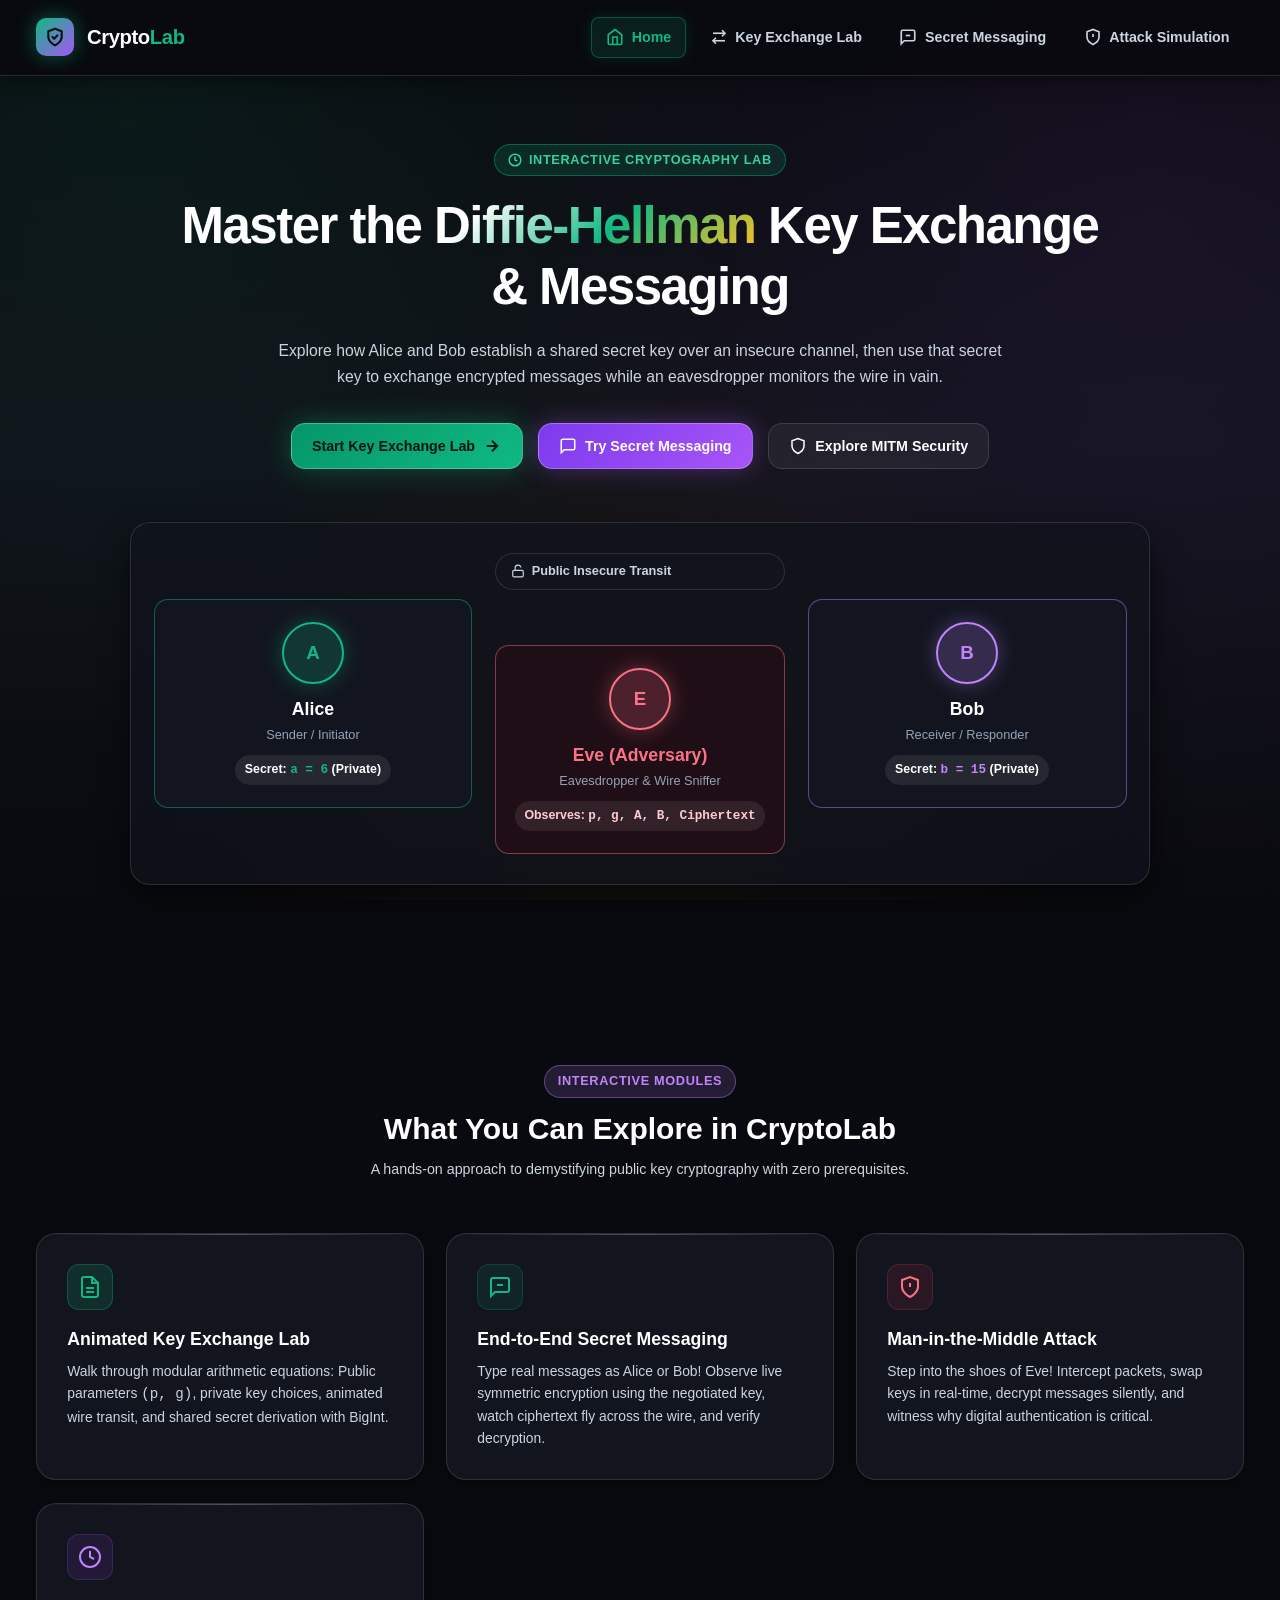
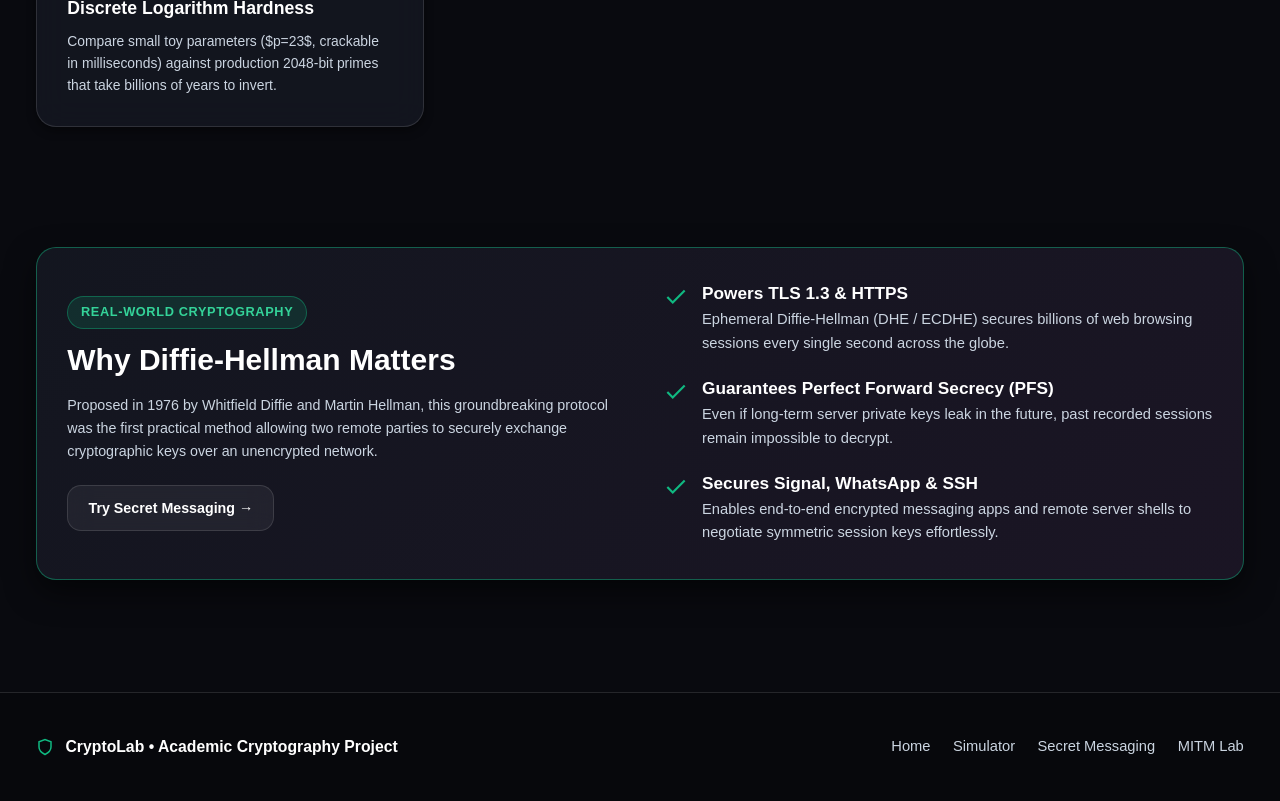
<file: index.html>
<!DOCTYPE html>
<html lang="en">
<head>
  <meta charset="UTF-8">
  <meta name="viewport" content="width=device-width, initial-scale=1.0">
  <title>CryptoLab – Diffie-Hellman Key Exchange & Secret Messaging Simulator</title>
  <meta name="description" content="Interactive educational cybersecurity simulator for Diffie-Hellman Key Exchange and End-to-End Secret Messaging.">
  <link rel="stylesheet" href="css/style.css">
</head>
<body>
  <!-- Global Navigation -->
  <header class="navbar">
    <div class="nav-container">
      <a href="index.html" class="nav-brand">
        <div class="brand-icon">
          <svg width="20" height="20" viewBox="0 0 24 24" fill="none" stroke="currentColor" stroke-width="2.5" stroke-linecap="round" stroke-linejoin="round">
            <path d="M12 22s8-4 8-10V5l-8-3-8 3v7c0 6 8 10 8 10z"/>
            <path d="m9 12 2 2 4-4"/>
          </svg>
        </div>
        <div class="brand-name">Crypto<span>Lab</span></div>
      </a>

      <button class="nav-toggle" aria-label="Toggle navigation" aria-expanded="false">
        <svg width="24" height="24" viewBox="0 0 24 24" fill="none" stroke="currentColor" stroke-width="2"><line x1="4" x2="20" y1="12" y2="12"/><line x1="4" x2="20" y1="6" y2="6"/><line x1="4" x2="20" y1="18" y2="18"/></svg>
      </button>

      <ul class="nav-links">
        <li>
          <a href="index.html" class="nav-link active">
            <svg class="nav-icon" viewBox="0 0 24 24" fill="none" stroke="currentColor"><path d="m3 9 9-7 9 7v11a2 2 0 0 1-2 2H5a2 2 0 0 1-2-2z"/><polyline points="9 22 9 12 15 12 15 22"/></svg>
            Home
          </a>
        </li>
        <li>
          <a href="exchange.html" class="nav-link">
            <svg class="nav-icon" viewBox="0 0 24 24" fill="none" stroke="currentColor"><path d="m16 3 4 4-4 4"/><path d="M20 7H4"/><path d="m8 21-4-4 4-4"/><path d="M4 17h16"/></svg>
            Key Exchange Lab
          </a>
        </li>
        <li>
          <a href="messaging.html" class="nav-link">
            <svg class="nav-icon" viewBox="0 0 24 24" fill="none" stroke="currentColor"><path d="M21 15a2 2 0 0 1-2 2H7l-4 4V5a2 2 0 0 1 2-2h14a2 2 0 0 1 2 2z"/><line x1="9" y1="10" x2="15" y2="10"/></svg>
            Secret Messaging
          </a>
        </li>
        <li>
          <a href="attack.html" class="nav-link">
            <svg class="nav-icon" viewBox="0 0 24 24" fill="none" stroke="currentColor"><path d="M12 22s8-4 8-10V5l-8-3-8 3v7c0 6 8 10 8 10z"/><line x1="12" y1="8" x2="12" y2="12"/><line x1="12" y1="16" x2="12.01" y2="16"/></svg>
            Attack Simulation
          </a>
        </li>
      </ul>
    </div>
  </header>

  <main>
    <div class="container">
      <!-- Hero Section -->
      <section class="hero">
        <div class="badge badge-cyan hero-badge">
          <svg width="14" height="14" viewBox="0 0 24 24" fill="none" stroke="currentColor" stroke-width="2.5"><circle cx="12" cy="12" r="10"/><polyline points="12 6 12 12 16 14"/></svg>
          Interactive Cryptography Lab
        </div>
        
        <h1 class="hero-title">
          Master the <span class="gradient-text">Diffie-Hellman</span> Key Exchange &amp; Messaging
        </h1>
        
        <p class="hero-description">
          Explore how Alice and Bob establish a shared secret key over an insecure channel, then use that secret key to exchange encrypted messages while an eavesdropper monitors the wire in vain.
        </p>

        <div class="hero-actions">
          <a href="exchange.html" class="btn btn-primary">
            Start Key Exchange Lab
            <svg width="18" height="18" viewBox="0 0 24 24" fill="none" stroke="currentColor" stroke-width="2.5"><path d="M5 12h14"/><path d="m12 5 7 7-7 7"/></svg>
          </a>
          <a href="messaging.html" class="btn btn-violet">
            <svg width="18" height="18" viewBox="0 0 24 24" fill="none" stroke="currentColor" stroke-width="2"><path d="M21 15a2 2 0 0 1-2 2H7l-4 4V5a2 2 0 0 1 2-2h14a2 2 0 0 1 2 2z"/></svg>
            Try Secret Messaging
          </a>
          <a href="attack.html" class="btn btn-secondary">
            <svg width="18" height="18" viewBox="0 0 24 24" fill="none" stroke="currentColor" stroke-width="2"><path d="M12 22s8-4 8-10V5l-8-3-8 3v7c0 6 8 10 8 10z"/></svg>
            Explore MITM Security
          </a>
        </div>

        <!-- Visual Actors Stage: Alice, Eve, Bob -->
        <div class="actors-stage">
          <div class="actors-grid">
            <!-- Alice -->
            <div class="actor-card alice">
              <div class="actor-avatar">A</div>
              <h3 class="actor-name">Alice</h3>
              <p class="actor-role">Sender / Initiator</p>
              <div class="actor-status">Secret: <span class="code-font" style="color: var(--accent-cyan);">a = 6</span> (Private)</div>
            </div>

            <!-- Public Insecure Channel + Eve -->
            <div class="public-channel">
              <span class="channel-tag">
                <svg width="14" height="14" viewBox="0 0 24 24" fill="none" stroke="currentColor" stroke-width="2"><rect x="3" y="11" width="18" height="11" rx="2" ry="2"/><path d="M7 11V7a5 5 0 0 1 9.9-1"/></svg>
                Public Insecure Transit
              </span>
              <div class="channel-line"></div>
              
              <!-- Eve -->
              <div class="eve-eavesdrop-box">
                <div class="actor-card eve">
                  <div class="actor-avatar">E</div>
                  <h3 class="actor-name" style="color: var(--accent-red);">Eve (Adversary)</h3>
                  <p class="actor-role">Eavesdropper &amp; Wire Sniffer</p>
                  <div class="actor-status" style="color: #fecdd3;">Observes: <span class="code-font">p, g, A, B, Ciphertext</span></div>
                </div>
              </div>
            </div>

            <!-- Bob -->
            <div class="actor-card bob">
              <div class="actor-avatar">B</div>
              <h3 class="actor-name">Bob</h3>
              <p class="actor-role">Receiver / Responder</p>
              <div class="actor-status">Secret: <span class="code-font" style="color: var(--accent-violet);">b = 15</span> (Private)</div>
            </div>
          </div>
        </div>
      </section>

      <!-- Simulator Features Section -->
      <section class="features-section">
        <div class="section-heading">
          <div class="badge badge-violet" style="margin-bottom: 0.75rem;">Interactive Modules</div>
          <h2>What You Can Explore in CryptoLab</h2>
          <p>A hands-on approach to demystifying public key cryptography with zero prerequisites.</p>
        </div>

        <div class="features-grid">
          <!-- Feature 1 -->
          <div class="glass-card feature-card">
            <div class="feature-icon-wrapper">
              <svg width="24" height="24" viewBox="0 0 24 24" fill="none" stroke="currentColor" stroke-width="2"><path d="M14 2H6a2 2 0 0 0-2 2v16a2 2 0 0 0 2 2h12a2 2 0 0 0 2-2V8z"/><polyline points="14 2 14 8 20 8"/><line x1="16" y1="13" x2="8" y2="13"/><line x1="16" y1="17" x2="8" y2="17"/></svg>
            </div>
            <h3>Animated Key Exchange Lab</h3>
            <p>Walk through modular arithmetic equations: Public parameters <span class="code-font">(p, g)</span>, private key choices, animated wire transit, and shared secret derivation with BigInt.</p>
          </div>

          <!-- Feature 2 -->
          <div class="glass-card feature-card">
            <div class="feature-icon-wrapper" style="background: rgba(16, 185, 129, 0.1); color: var(--accent-green); border-color: rgba(16, 185, 129, 0.2);">
              <svg width="24" height="24" viewBox="0 0 24 24" fill="none" stroke="currentColor" stroke-width="2"><path d="M21 15a2 2 0 0 1-2 2H7l-4 4V5a2 2 0 0 1 2-2h14a2 2 0 0 1 2 2z"/><line x1="9" y1="10" x2="15" y2="10"/></svg>
            </div>
            <h3>End-to-End Secret Messaging</h3>
            <p>Type real messages as Alice or Bob! Observe live symmetric encryption using the negotiated key, watch ciphertext fly across the wire, and verify decryption.</p>
          </div>

          <!-- Feature 3 -->
          <div class="glass-card feature-card">
            <div class="feature-icon-wrapper" style="background: rgba(244, 63, 94, 0.1); color: var(--accent-red); border-color: rgba(244, 63, 94, 0.2);">
              <svg width="24" height="24" viewBox="0 0 24 24" fill="none" stroke="currentColor" stroke-width="2"><path d="M12 22s8-4 8-10V5l-8-3-8 3v7c0 6 8 10 8 10z"/><line x1="12" y1="8" x2="12" y2="12"/><line x1="12" y1="16" x2="12.01" y2="16"/></svg>
            </div>
            <h3>Man-in-the-Middle Attack</h3>
            <p>Step into the shoes of Eve! Intercept packets, swap keys in real-time, decrypt messages silently, and witness why digital authentication is critical.</p>
          </div>

          <!-- Feature 4 -->
          <div class="glass-card feature-card">
            <div class="feature-icon-wrapper" style="background: rgba(168, 85, 247, 0.1); color: var(--accent-violet); border-color: rgba(168, 85, 247, 0.2);">
              <svg width="24" height="24" viewBox="0 0 24 24" fill="none" stroke="currentColor" stroke-width="2"><circle cx="12" cy="12" r="10"/><path d="M12 6v6l4 2"/></svg>
            </div>
            <h3>Discrete Logarithm Hardness</h3>
            <p>Compare small toy parameters ($p=23$, crackable in milliseconds) against production 2048-bit primes that take billions of years to invert.</p>
          </div>
        </div>
      </section>

      <!-- Why Diffie-Hellman Matters Section -->
      <section class="why-section">
        <div class="why-card">
          <div class="why-grid">
            <div>
              <div class="badge badge-cyan" style="margin-bottom: 0.75rem;">Real-World Cryptography</div>
              <h2 style="font-size: 2rem; margin-bottom: 1rem;">Why Diffie-Hellman Matters</h2>
              <p style="margin-bottom: 1.5rem;">
                Proposed in 1976 by Whitfield Diffie and Martin Hellman, this groundbreaking protocol was the first practical method allowing two remote parties to securely exchange cryptographic keys over an unencrypted network.
              </p>
              <a href="messaging.html" class="btn btn-secondary">
                Try Secret Messaging &rarr;
              </a>
            </div>

            <ul class="why-bullets">
              <li class="why-bullet-item">
                <svg class="bullet-icon" viewBox="0 0 24 24" fill="none" stroke="currentColor" stroke-width="2"><polyline points="20 6 9 17 4 12"/></svg>
                <div>
                  <h4>Powers TLS 1.3 &amp; HTTPS</h4>
                  <p>Ephemeral Diffie-Hellman (DHE / ECDHE) secures billions of web browsing sessions every single second across the globe.</p>
                </div>
              </li>
              <li class="why-bullet-item">
                <svg class="bullet-icon" viewBox="0 0 24 24" fill="none" stroke="currentColor" stroke-width="2"><polyline points="20 6 9 17 4 12"/></svg>
                <div>
                  <h4>Guarantees Perfect Forward Secrecy (PFS)</h4>
                  <p>Even if long-term server private keys leak in the future, past recorded sessions remain impossible to decrypt.</p>
                </div>
              </li>
              <li class="why-bullet-item">
                <svg class="bullet-icon" viewBox="0 0 24 24" fill="none" stroke="currentColor" stroke-width="2"><polyline points="20 6 9 17 4 12"/></svg>
                <div>
                  <h4>Secures Signal, WhatsApp &amp; SSH</h4>
                  <p>Enables end-to-end encrypted messaging apps and remote server shells to negotiate symmetric session keys effortlessly.</p>
                </div>
              </li>
            </ul>
          </div>
        </div>
      </section>
    </div>
  </main>

  <!-- Global Footer -->
  <footer class="footer">
    <div class="container footer-content">
      <div class="footer-brand">
        <svg width="18" height="18" viewBox="0 0 24 24" fill="none" stroke="var(--accent-cyan)" stroke-width="2"><path d="M12 22s8-4 8-10V5l-8-3-8 3v7c0 6 8 10 8 10z"/></svg>
        <span>CryptoLab &bull; Academic Cryptography Project</span>
      </div>
      <ul class="footer-links">
        <li><a href="index.html">Home</a></li>
        <li><a href="exchange.html">Simulator</a></li>
        <li><a href="messaging.html">Secret Messaging</a></li>
        <li><a href="attack.html">MITM Lab</a></li>
      </ul>
    </div>
  </footer>

  <script src="js/main.js"></script>
</body>
</html>
</file>
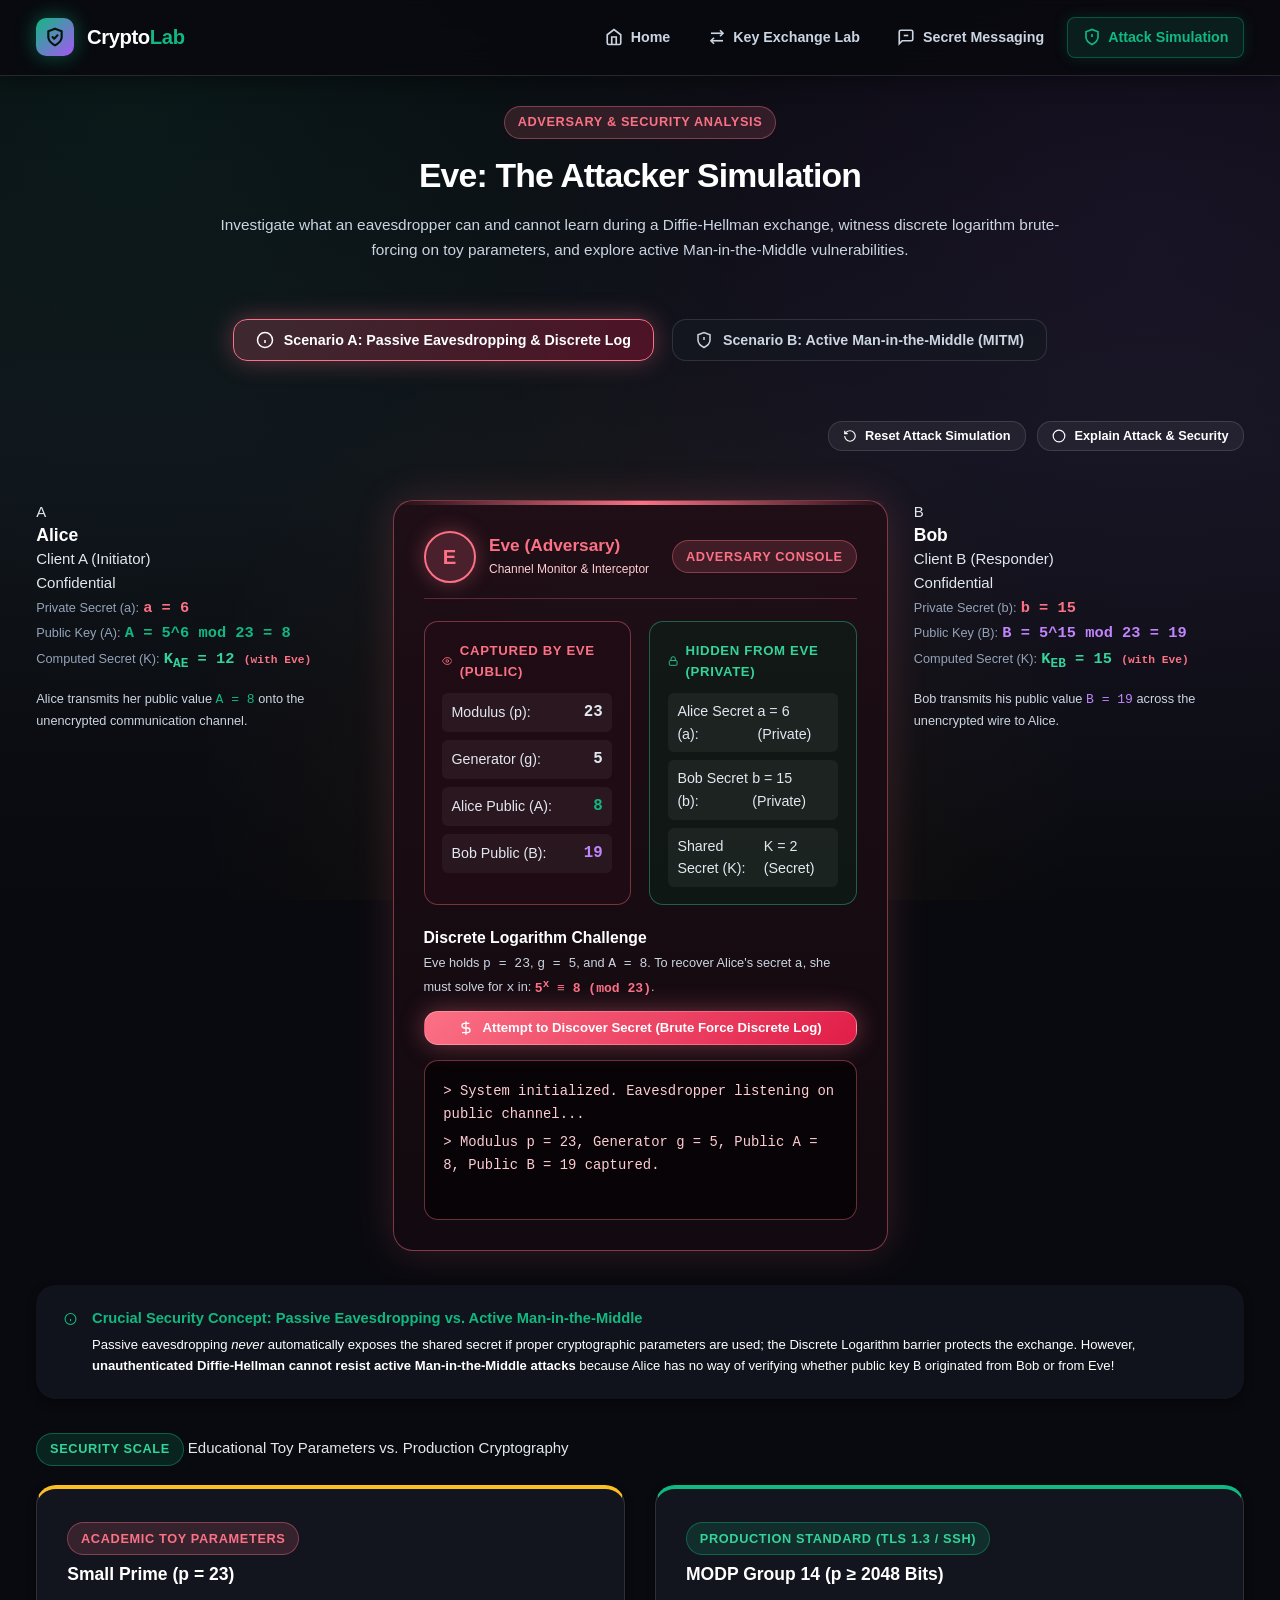
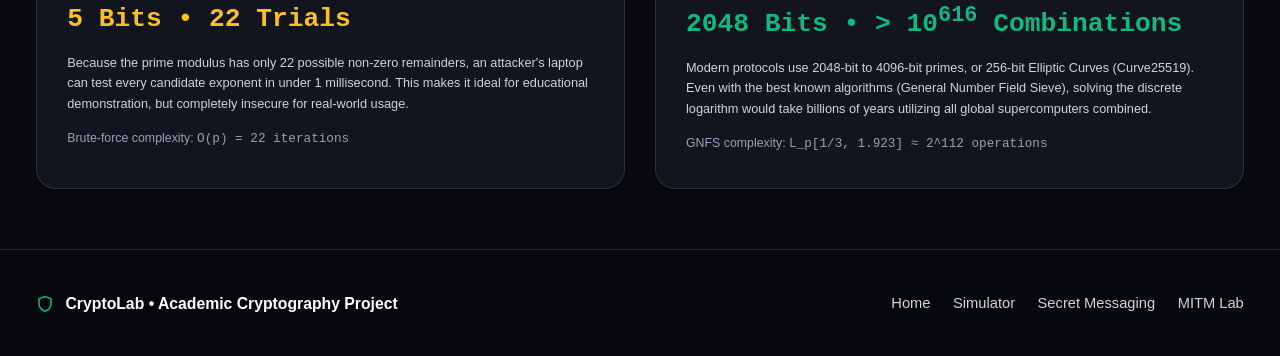
<file: attack.html>
<!DOCTYPE html>
<html lang="en">
<head>
  <meta charset="UTF-8">
  <meta name="viewport" content="width=device-width, initial-scale=1.0">
  <title>Attacker Simulation (Eve & MITM) – CryptoLab</title>
  <meta name="description" content="Interactive demonstration of passive eavesdropping, discrete logarithm brute force, and active man-in-the-middle attacks on Diffie-Hellman.">
  <link rel="stylesheet" href="css/style.css">
  <link rel="stylesheet" href="css/attack.css">
</head>
<body>
  <!-- Global Navigation -->
  <header class="navbar">
    <div class="nav-container">
      <a href="index.html" class="nav-brand">
        <div class="brand-icon">
          <svg width="20" height="20" viewBox="0 0 24 24" fill="none" stroke="currentColor" stroke-width="2.5" stroke-linecap="round" stroke-linejoin="round">
            <path d="M12 22s8-4 8-10V5l-8-3-8 3v7c0 6 8 10 8 10z"/>
            <path d="m9 12 2 2 4-4"/>
          </svg>
        </div>
        <div class="brand-name">Crypto<span>Lab</span></div>
      </a>

      <button class="nav-toggle" aria-label="Toggle navigation" aria-expanded="false">
        <svg width="24" height="24" viewBox="0 0 24 24" fill="none" stroke="currentColor" stroke-width="2"><line x1="4" x2="20" y1="12" y2="12"/><line x1="4" x2="20" y1="6" y2="6"/><line x1="4" x2="20" y1="18" y2="18"/></svg>
      </button>

      <ul class="nav-links">
        <li>
          <a href="index.html" class="nav-link">
            <svg class="nav-icon" viewBox="0 0 24 24" fill="none" stroke="currentColor"><path d="m3 9 9-7 9 7v11a2 2 0 0 1-2 2H5a2 2 0 0 1-2-2z"/><polyline points="9 22 9 12 15 12 15 22"/></svg>
            Home
          </a>
        </li>
        <li>
          <a href="exchange.html" class="nav-link">
            <svg class="nav-icon" viewBox="0 0 24 24" fill="none" stroke="currentColor"><path d="m16 3 4 4-4 4"/><path d="M20 7H4"/><path d="m8 21-4-4 4-4"/><path d="M4 17h16"/></svg>
            Key Exchange Lab
          </a>
        </li>
        <li>
          <a href="messaging.html" class="nav-link">
            <svg class="nav-icon" viewBox="0 0 24 24" fill="none" stroke="currentColor"><path d="M21 15a2 2 0 0 1-2 2H7l-4 4V5a2 2 0 0 1 2-2h14a2 2 0 0 1 2 2z"/><line x1="9" y1="10" x2="15" y2="10"/></svg>
            Secret Messaging
          </a>
        </li>
        <li>
          <a href="attack.html" class="nav-link active">
            <svg class="nav-icon" viewBox="0 0 24 24" fill="none" stroke="currentColor"><path d="M12 22s8-4 8-10V5l-8-3-8 3v7c0 6 8 10 8 10z"/><line x1="12" y1="8" x2="12" y2="12"/><line x1="12" y1="16" x2="12.01" y2="16"/></svg>
            Attack Simulation
          </a>
        </li>
      </ul>
    </div>
  </header>

  <main>
    <div class="container attack-container">
      <!-- Page Header -->
      <div class="page-header" style="margin-bottom: 1.5rem;">
        <div class="badge badge-red">Adversary & Security Analysis</div>
        <h1>Eve: The Attacker Simulation</h1>
        <p>
          Investigate what an eavesdropper can and cannot learn during a Diffie-Hellman exchange, witness discrete logarithm brute-forcing on toy parameters, and explore active Man-in-the-Middle vulnerabilities.
        </p>
      </div>

      <!-- Attack Mode Switcher Tabs -->
      <div class="attack-mode-nav">
        <button id="tab-passive" class="mode-tab-btn active">
          <svg width="18" height="18" viewBox="0 0 24 24" fill="none" stroke="currentColor" stroke-width="2"><circle cx="12" cy="12" r="10"/><path d="M12 16v-4"/><path d="M12 8h.01"/></svg>
          Scenario A: Passive Eavesdropping &amp; Discrete Log
        </button>
        <button id="tab-mitm" class="mode-tab-btn">
          <svg width="18" height="18" viewBox="0 0 24 24" fill="none" stroke="currentColor" stroke-width="2"><path d="M12 22s8-4 8-10V5l-8-3-8 3v7c0 6 8 10 8 10z"/><line x1="12" y1="8" x2="12" y2="12"/><line x1="12" y1="16" x2="12.01" y2="16"/></svg>
          Scenario B: Active Man-in-the-Middle (MITM)
        </button>
      </div>

      <!-- Action Toolbar (Reset & Explain) -->
      <div style="display: flex; justify-content: flex-end; gap: 0.75rem; margin-bottom: 1rem;">
        <button id="btn-reset-attack" class="btn btn-secondary" style="font-size: 0.85rem; padding: 0.45rem 0.95rem;">
          <svg width="14" height="14" viewBox="0 0 24 24" fill="none" stroke="currentColor" stroke-width="2"><path d="M3 12a9 9 0 1 0 9-9 9.75 9.75 0 0 0-6.74 2.74L3 8"/><path d="M3 3v5h5"/></svg>
          Reset Attack Simulation
        </button>
        <button id="btn-explain-attack" class="btn btn-secondary" style="font-size: 0.85rem; padding: 0.45rem 0.95rem;">
          <svg width="14" height="14" viewBox="0 0 24 24" fill="none" stroke="currentColor" stroke-width="2"><circle cx="12" cy="12" r="10"/><path d="9.09 9a3 3 0 0 1 5.83 1c0 2-3 3-3 3"/><line x1="12" x2="12.01" y1="17" y2="17"/></svg>
          Explain Attack &amp; Security
        </button>
      </div>

      <!-- THREE PARTICIPANTS VISUAL STAGE: ALICE (LEFT), EVE (CENTER), BOB (RIGHT) -->
      <div class="stage-grid">
        
        <!-- ALICE (LEFT PARTICIPANT) -->
        <div class="party-card alice-card">
          <div class="party-header">
            <div class="party-meta">
              <div class="party-avatar">A</div>
              <div class="party-details">
                <h3>Alice</h3>
                <span>Client A (Initiator)</span>
              </div>
            </div>
            <span class="privacy-badge private">Confidential</span>
          </div>

          <div class="math-block" style="margin-top: 0;">
            <div class="math-row">
              <span style="font-size: 0.85rem; color: var(--text-dim);">Private Secret (a):</span>
              <span class="code-font" style="color: #fb7185; font-weight: 700;">a = 6</span>
            </div>
            <div class="math-row">
              <span style="font-size: 0.85rem; color: var(--text-dim);">Public Key (A):</span>
              <span class="code-font" style="color: var(--accent-cyan); font-weight: 700;">A = 5^6 mod 23 = 8</span>
            </div>
            <div class="math-row" style="margin-bottom: 0;">
              <span style="font-size: 0.85rem; color: var(--text-dim);">Computed Secret (K):</span>
              <span class="code-font" id="alice-computed-k" style="color: #34d399; font-weight: 700;">K = 2</span>
            </div>
          </div>

          <p style="font-size: 0.85rem; color: var(--text-muted); margin-top: 1rem;">
            Alice transmits her public value <span class="code-font" style="color: var(--accent-cyan);">A = 8</span> onto the unencrypted communication channel.
          </p>
        </div>

        <!-- EVE (CENTER PARTICIPANT & ATTACK ENGINE) -->
        <div class="eve-center-card">
          <div class="eve-header-wrap">
            <div class="eve-title">
              <div class="eve-avatar">E</div>
              <div>
                <h3 style="color: var(--accent-red); font-size: 1.15rem;">Eve (Adversary)</h3>
                <span style="font-size: 0.8rem; color: #fecdd3;">Channel Monitor &amp; Interceptor</span>
              </div>
            </div>
            <span class="badge badge-red">Adversary Console</span>
          </div>

          <!-- Intelligence Vault: Captured Public vs Hidden Private -->
          <div class="intel-vault-grid">
            <!-- Captured Public Data (Known to Eve) -->
            <div class="intel-box captured">
              <div class="intel-title">
                <svg width="14" height="14" viewBox="0 0 24 24" fill="none" stroke="currentColor" stroke-width="2"><path d="M1 12s4-8 11-8 11 8 11 8-4 8-11 8-11-8-11-8z"/><circle cx="12" cy="12" r="3"/></svg>
                Captured by Eve (Public)
              </div>
              <ul class="intel-list">
                <li class="intel-item">
                  <span>Modulus (p):</span>
                  <span class="code-font" id="intel-p">23</span>
                </li>
                <li class="intel-item">
                  <span>Generator (g):</span>
                  <span class="code-font" id="intel-g">5</span>
                </li>
                <li class="intel-item">
                  <span>Alice Public (A):</span>
                  <span class="code-font" style="color: var(--accent-cyan);" id="intel-A">8</span>
                </li>
                <li class="intel-item">
                  <span>Bob Public (B):</span>
                  <span class="code-font" style="color: var(--accent-violet);" id="intel-B">19</span>
                </li>
              </ul>
            </div>

            <!-- Hidden from Eve (Confidential) -->
            <div class="intel-box hidden">
              <div class="intel-title">
                <svg width="14" height="14" viewBox="0 0 24 24" fill="none" stroke="currentColor" stroke-width="2"><rect x="3" y="11" width="18" height="11" rx="2" ry="2"/><path d="M7 11V7a5 5 0 0 1 10 0v4"/></svg>
                Hidden From Eve (Private)
              </div>
              <ul class="intel-list">
                <li class="intel-item">
                  <span>Alice Secret (a):</span>
                  <span id="intel-priv-a" class="privacy-badge private">a = 6 (Private)</span>
                </li>
                <li class="intel-item">
                  <span>Bob Secret (b):</span>
                  <span id="intel-priv-b" class="privacy-badge private">b = 15 (Private)</span>
                </li>
                <li class="intel-item">
                  <span>Shared Secret (K):</span>
                  <span id="intel-secret-k" class="privacy-badge private">K = 2 (Secret)</span>
                </li>
              </ul>
            </div>
          </div>

          <!-- SCENARIO A: PASSIVE EAVESDROPPING SECTION -->
          <div id="passive-section">
            <div style="margin-bottom: 0.75rem;">
              <h4 style="font-size: 1.05rem; margin-bottom: 0.35rem; color: #fff;">Discrete Logarithm Challenge</h4>
              <p style="font-size: 0.85rem; color: var(--text-muted); line-height: 1.6;">
                Eve holds <span class="code-font">p = 23</span>, <span class="code-font">g = 5</span>, and <span class="code-font">A = 8</span>. To recover Alice's secret <span class="code-font">a</span>, she must solve for <span class="code-font">x</span> in: <strong class="code-font" style="color: #fb7185;">5<sup>x</sup> &equiv; 8 (mod 23)</strong>.
              </p>
            </div>

            <div class="eve-actions" style="margin-bottom: 1rem;">
              <button id="btn-brute-force" class="btn btn-attack" style="width: 100%; font-size: 0.88rem; padding: 0.55rem 0.95rem;">
                <svg width="16" height="16" viewBox="0 0 24 24" fill="none" stroke="currentColor" stroke-width="2"><path d="M12 2v20M17 5H9.5a3.5 3.5 0 0 0 0 7h5a3.5 3.5 0 0 1 0 7H6"/></svg>
                Attempt to Discover Secret (Brute Force Discrete Log)
              </button>
            </div>

            <!-- Eve's Brute-Force Analysis Terminal -->
            <div class="eve-terminal">
              <div class="eve-terminal-log" id="terminal-log">
                <!-- Terminal log populated by attack.js -->
              </div>
            </div>
          </div>

          <!-- SCENARIO B: ACTIVE MAN-IN-THE-MIDDLE (MITM) SECTION -->
          <div id="mitm-section" style="display: none;">
            <div style="margin-bottom: 0.75rem;">
              <h4 style="font-size: 1.05rem; margin-bottom: 0.35rem; color: var(--accent-red);">Active MITM Key Injection</h4>
              <p style="font-size: 0.85rem; color: var(--text-muted); line-height: 1.6;">
                Eve actively intercepts the communication channel. She replaces Alice's and Bob's public keys with her own forged key <span class="code-font" style="color: var(--accent-red);">E = 17</span> (derived from private key <span class="code-font">e = 7</span>), splitting the session into <strong>two distinct encrypted tunnels</strong>.
              </p>
            </div>

            <!-- MITM Dual Tunnel Overview -->
            <div class="mitm-stage">
              <div class="mitm-tunnel-row">
                <div>
                  <strong>Tunnel 1 (Alice &larr;&rarr; Eve):</strong><br>
                  <span style="font-size: 0.825rem; color: var(--text-dim);">Alice computes: K_AE = E^a mod p = 17^6 mod 23</span>
                </div>
                <span class="tunnel-tag" style="background: rgba(16, 185, 129, 0.15); color: var(--accent-cyan);">K_AE = <span id="mitm-key-ae">12</span></span>
              </div>

              <div class="mitm-tunnel-row" style="margin-bottom: 0;">
                <div>
                  <strong>Tunnel 2 (Eve &larr;&rarr; Bob):</strong><br>
                  <span style="font-size: 0.825rem; color: var(--text-dim);">Bob computes: K_EB = E^b mod p = 17^15 mod 23</span>
                </div>
                <span class="tunnel-tag" style="background: rgba(168, 85, 247, 0.15); color: var(--accent-violet);">K_EB = <span id="mitm-key-eb">15</span></span>
              </div>
            </div>

            <!-- Interactive Tamper Box -->
            <div class="tamper-box">
              <h5 style="font-size: 0.85rem; color: #fb7185; margin-bottom: 0.5rem; text-transform: uppercase;">
                Interactive Message Tampering Demonstration:
              </h5>
              
              <div class="tamper-grid">
                <div>
                  <span style="font-size: 0.825rem; color: var(--text-dim);">Alice's Plaintext Message:</span>
                  <div class="msg-bubble alice-msg" id="alice-msg-text">Authorize payment of $50</div>
                </div>

                <div style="text-align: center;">
                  <button id="btn-tamper-msg" class="btn btn-attack" style="padding: 0.42rem 0.8rem; font-size: 0.825rem;">
                    Intercept &amp; Tamper &rarr;
                  </button>
                </div>

                <div>
                  <span style="font-size: 0.825rem; color: var(--text-dim);">Eve's Forged Replacement:</span>
                  <input type="text" id="eve-msg-input" class="sim-input" style="padding: 0.42rem 0.65rem; font-size: 0.85rem;" value="Authorize payment of $5,000 to Eve">
                </div>
              </div>

              <div style="margin-top: 0.75rem;">
                <span style="font-size: 0.825rem; color: var(--text-dim);">Bob Receives &amp; Decrypts:</span>
                <div class="msg-bubble bob-msg" id="bob-received-msg">
                  <span style="color: var(--text-dim);">(Click "Intercept & Tamper" to observe Bob's received payload)</span>
                </div>
              </div>
            </div>
          </div>
        </div>

        <!-- BOB (RIGHT PARTICIPANT) -->
        <div class="party-card bob-card">
          <div class="party-header">
            <div class="party-meta">
              <div class="party-avatar">B</div>
              <div class="party-details">
                <h3>Bob</h3>
                <span>Client B (Responder)</span>
              </div>
            </div>
            <span class="privacy-badge private">Confidential</span>
          </div>

          <div class="math-block" style="margin-top: 0;">
            <div class="math-row">
              <span style="font-size: 0.85rem; color: var(--text-dim);">Private Secret (b):</span>
              <span class="code-font" style="color: #fb7185; font-weight: 700;">b = 15</span>
            </div>
            <div class="math-row">
              <span style="font-size: 0.85rem; color: var(--text-dim);">Public Key (B):</span>
              <span class="code-font" style="color: var(--accent-violet); font-weight: 700;">B = 5^15 mod 23 = 19</span>
            </div>
            <div class="math-row" style="margin-bottom: 0;">
              <span style="font-size: 0.85rem; color: var(--text-dim);">Computed Secret (K):</span>
              <span class="code-font" id="bob-computed-k" style="color: #34d399; font-weight: 700;">K = 2</span>
            </div>
          </div>

          <p style="font-size: 0.85rem; color: var(--text-muted); margin-top: 1rem;">
            Bob transmits his public value <span class="code-font" style="color: var(--accent-violet);">B = 19</span> across the unencrypted wire to Alice.
          </p>
        </div>

      </div>

      <!-- CRITICAL SECURITY DISTINCTION CALLOUT -->
      <div class="alert-compromised" style="background: rgba(18, 21, 30, 0.9); border-color: rgba(16, 185, 129, 0.35);">
        <svg width="24" height="24" viewBox="0 0 24 24" fill="none" stroke="var(--accent-cyan)" stroke-width="2"><circle cx="12" cy="12" r="10"/><line x1="12" y1="16" x2="12" y2="12"/><line x1="12" y1="8" x2="12.01" y2="8"/></svg>
        <div style="font-size: 0.875rem; color: var(--text-main); line-height: 1.6;">
          <strong style="color: var(--accent-cyan); display: block; font-size: 0.98rem; margin-bottom: 0.25rem;">
            Crucial Security Concept: Passive Eavesdropping vs. Active Man-in-the-Middle
          </strong>
          Passive eavesdropping <em>never</em> automatically exposes the shared secret if proper cryptographic parameters are used; the Discrete Logarithm barrier protects the exchange. However, <strong>unauthenticated Diffie-Hellman cannot resist active Man-in-the-Middle attacks</strong> because Alice has no way of verifying whether public key <span class="code-font">B</span> originated from Bob or from Eve!
        </div>
      </div>

      <!-- PARAMETER SIZE COMPARISON SECTION -->
      <section>
        <div class="section-title-wrap">
          <div class="section-title">
            <span class="badge badge-cyan">Security Scale</span>
            <span>Educational Toy Parameters vs. Production Cryptography</span>
          </div>
        </div>

        <div class="comparison-section">
          <!-- Toy Parameters Card -->
          <div class="comp-card toy-card">
            <div class="badge badge-red" style="margin-bottom: 0.5rem;">Academic Toy Parameters</div>
            <h3>Small Prime (p = 23)</h3>
            <div class="comp-metric">5 Bits &bull; 22 Trials</div>
            <p style="font-size: 0.85rem; color: var(--text-muted); line-height: 1.6;">
              Because the prime modulus has only 22 possible non-zero remainders, an attacker's laptop can test every candidate exponent in under 1 millisecond. This makes it ideal for educational demonstration, but completely insecure for real-world usage.
            </p>
            <div style="margin-top: 1rem; font-size: 0.825rem; color: var(--text-dim);">
              Brute-force complexity: <span class="code-font">O(p) = 22 iterations</span>
            </div>
          </div>

          <!-- Production Parameters Card -->
          <div class="comp-card prod-card">
            <div class="badge badge-green" style="margin-bottom: 0.5rem;">Production Standard (TLS 1.3 / SSH)</div>
            <h3>MODP Group 14 (p &ge; 2048 Bits)</h3>
            <div class="comp-metric">2048 Bits &bull; &gt; 10<sup>616</sup> Combinations</div>
            <p style="font-size: 0.85rem; color: var(--text-muted); line-height: 1.6;">
              Modern protocols use 2048-bit to 4096-bit primes, or 256-bit Elliptic Curves (Curve25519). Even with the best known algorithms (General Number Field Sieve), solving the discrete logarithm would take billions of years utilizing all global supercomputers combined.
            </p>
            <div style="margin-top: 1rem; font-size: 0.825rem; color: var(--text-dim);">
              GNFS complexity: <span class="code-font">L_p[1/3, 1.923] &approx; 2^112 operations</span>
            </div>
          </div>
        </div>
      </section>

    </div>
  </main>

  <!-- ACADEMIC EXPLAIN ATTACK MODAL DIALOG -->
  <div class="modal-overlay" id="explain-modal">
    <div class="modal-dialog">
      <button class="modal-close-btn" id="modal-close-btn" aria-label="Close modal">&times;</button>
      
      <div class="badge badge-red" style="margin-bottom: 0.75rem;">Theoretical Defense Guide</div>
      <h2 style="font-size: 1.35rem; margin-bottom: 1rem;">Diffie-Hellman Security &amp; MITM Defense</h2>

      <div style="font-size: 0.88rem; color: var(--text-muted); line-height: 1.6; display: flex; flex-direction: column; gap: 1rem;">
        <p>
          <strong style="color: #fff;">1. Why is Passive Eavesdropping Ineffective Against Production DH?</strong><br>
          In classical Diffie-Hellman, the eavesdropper sees \(p\), \(g\), \(A = g^a \bmod p\), and \(B = g^b \bmod p\). Finding \(K = g^{ab} \bmod p\) from \(A\) and \(B\) is called the <strong>Computational Diffie-Hellman (CDH) problem</strong>, which is believed to be computationally equivalent to the <strong>Discrete Logarithm Problem (DLP)</strong>. When \(p\) is sufficiently large (&ge; 2048 bits), no polynomial-time algorithm exists to solve this problem.
        </p>

        <p>
          <strong style="color: #fff;">2. Why Did Our Simulator Crack the Key?</strong><br>
          Our interactive demonstration used \(p = 23\). The search space has only \(p - 1 = 22\) elements. Eve's script simply evaluated \(5^1, 5^2, \dots, 5^6 \equiv 8\) sequentially in a few microseconds.
        </p>

        <p>
          <strong style="color: #fff;">3. How Does the Man-in-the-Middle (MITM) Attack Work?</strong><br>
          Raw Diffie-Hellman provides <strong>confidentiality</strong>, but lacks <strong>mutual authentication</strong>. Because packets carry no cryptographic proof of the sender's identity, an adversary in the network routing path can impersonate both ends, establishing two separate keys (\(K_{AE}\) and \(K_{EB}\)) without Alice or Bob knowing.
        </p>

        <p>
          <strong style="color: #fff;">4. How Do Real-World Protocols Stop MITM?</strong><br>
          Production protocols combine Diffie-Hellman with <strong>Digital Signatures</strong> and <strong>Public Key Infrastructure (PKI)</strong>:
        </p>
        <ul style="padding-left: 1.25rem;">
          <li><strong>TLS 1.3:</strong> The server signs its ephemeral public key with an RSA or ECDSA private key certified by a trusted Certificate Authority (CA).</li>
          <li><strong>Station-to-Station (STS) Protocol:</strong> Both parties sign their exchanged keys and verify certificates before computing session keys.</li>
          <li><strong>SSH:</strong> Uses host keys and "Trust On First Use" (TOFU) or SSH certificates to verify the server's public key fingerprint.</li>
        </ul>
      </div>

      <div style="margin-top: 1.5rem; text-align: right;">
        <button class="btn btn-primary" onclick="document.getElementById('explain-modal').classList.remove('active');">
          Got It, Back to Simulator
        </button>
      </div>
    </div>
  </div>

  <!-- Global Footer -->
  <footer class="footer">
    <div class="container footer-content">
      <div class="footer-brand">
        <svg width="18" height="18" viewBox="0 0 24 24" fill="none" stroke="var(--accent-cyan)" stroke-width="2"><path d="M12 22s8-4 8-10V5l-8-3-8 3v7c0 6 8 10 8 10z"/></svg>
        <span>CryptoLab &bull; Academic Cryptography Project</span>
      </div>
      <ul class="footer-links">
        <li><a href="index.html">Home</a></li>
        <li><a href="exchange.html">Simulator</a></li>
        <li><a href="messaging.html">Secret Messaging</a></li>
        <li><a href="attack.html">MITM Lab</a></li>
      </ul>
    </div>
  </footer>

  <script src="js/main.js"></script>
  <script src="js/attack.js"></script>
</body>
</html>
</file>
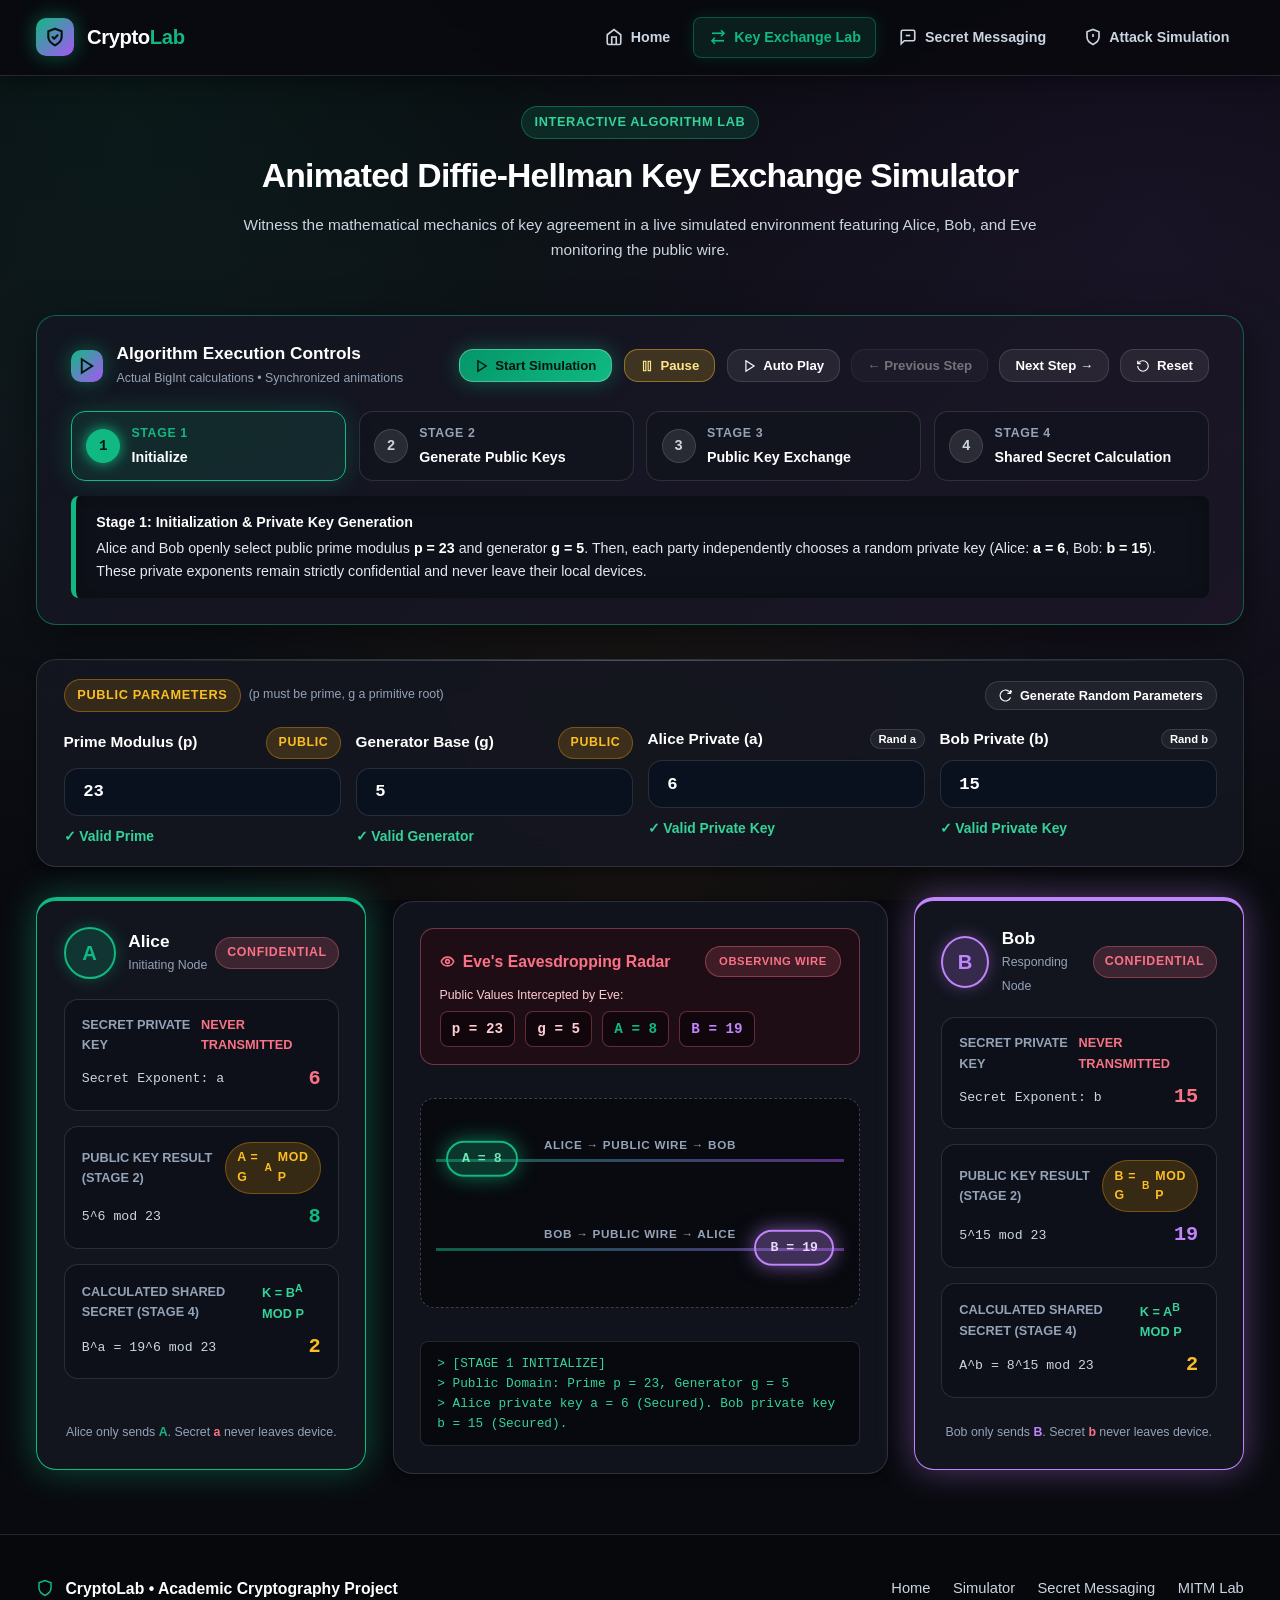
<file: exchange.html>
<!DOCTYPE html>
<html lang="en">
<head>
  <meta charset="UTF-8">
  <meta name="viewport" content="width=device-width, initial-scale=1.0">
  <title>Key Exchange Lab – CryptoLab</title>
  <meta name="description" content="Fully interactive animated Diffie-Hellman algorithm simulator with Alice, Bob, and Eve.">
  <link rel="stylesheet" href="css/style.css">
  <link rel="stylesheet" href="css/exchange.css">
</head>
<body>
  <!-- Global Navigation -->
  <header class="navbar">
    <div class="nav-container">
      <a href="index.html" class="nav-brand">
        <div class="brand-icon">
          <svg width="20" height="20" viewBox="0 0 24 24" fill="none" stroke="currentColor" stroke-width="2.5" stroke-linecap="round" stroke-linejoin="round">
            <path d="M12 22s8-4 8-10V5l-8-3-8 3v7c0 6 8 10 8 10z"/>
            <path d="m9 12 2 2 4-4"/>
          </svg>
        </div>
        <div class="brand-name">Crypto<span>Lab</span></div>
      </a>

      <button class="nav-toggle" aria-label="Toggle navigation" aria-expanded="false">
        <svg width="24" height="24" viewBox="0 0 24 24" fill="none" stroke="currentColor" stroke-width="2"><line x1="4" x2="20" y1="12" y2="12"/><line x1="4" x2="20" y1="6" y2="6"/><line x1="4" x2="20" y1="18" y2="18"/></svg>
      </button>

      <ul class="nav-links">
        <li>
          <a href="index.html" class="nav-link">
            <svg class="nav-icon" viewBox="0 0 24 24" fill="none" stroke="currentColor"><path d="m3 9 9-7 9 7v11a2 2 0 0 1-2 2H5a2 2 0 0 1-2-2z"/><polyline points="9 22 9 12 15 12 15 22"/></svg>
            Home
          </a>
        </li>
        <li>
          <a href="exchange.html" class="nav-link active">
            <svg class="nav-icon" viewBox="0 0 24 24" fill="none" stroke="currentColor"><path d="m16 3 4 4-4 4"/><path d="M20 7H4"/><path d="m8 21-4-4 4-4"/><path d="M4 17h16"/></svg>
            Key Exchange Lab
          </a>
        </li>
        <li>
          <a href="messaging.html" class="nav-link">
            <svg class="nav-icon" viewBox="0 0 24 24" fill="none" stroke="currentColor"><path d="M21 15a2 2 0 0 1-2 2H7l-4 4V5a2 2 0 0 1 2-2h14a2 2 0 0 1 2 2z"/><line x1="9" y1="10" x2="15" y2="10"/></svg>
            Secret Messaging
          </a>
        </li>
        <li>
          <a href="attack.html" class="nav-link">
            <svg class="nav-icon" viewBox="0 0 24 24" fill="none" stroke="currentColor"><path d="M12 22s8-4 8-10V5l-8-3-8 3v7c0 6 8 10 8 10z"/><line x1="12" y1="8" x2="12" y2="12"/><line x1="12" y1="16" x2="12.01" y2="16"/></svg>
            Attack Simulation
          </a>
        </li>
      </ul>
    </div>
  </header>

  <main>
    <div class="container sim-container">
      
      <!-- Page Header -->
      <div class="page-header" style="margin-bottom: 1.25rem;">
        <div class="badge badge-cyan">Interactive Algorithm Lab</div>
        <h1>Animated Diffie-Hellman Key Exchange Simulator</h1>
        <p>
          Witness the mathematical mechanics of key agreement in a live simulated environment featuring Alice, Bob, and Eve monitoring the public wire.
        </p>
      </div>

      <!-- MASTER SIMULATION CONTROLLER & STAGES -->
      <section class="control-console-card">
        <div class="console-top-bar">
          <div class="console-title-group">
            <div class="brand-icon" style="width: 32px; height: 32px;">
              <svg width="18" height="18" viewBox="0 0 24 24" fill="none" stroke="currentColor" stroke-width="2.5"><polygon points="5 3 19 12 5 21 5 3"/></svg>
            </div>
            <div>
              <h3 style="font-size: 1.15rem; color: #fff;">Algorithm Execution Controls</h3>
              <span style="font-size: 0.825rem; color: var(--text-dim);">Actual BigInt calculations &bull; Synchronized animations</span>
            </div>
          </div>

          <!-- Controls: Start, Pause, Resume, Auto Play, Prev, Next, Reset -->
          <div class="console-actions-group">
            <button id="btn-start-sim" class="btn-ctrl btn-start" title="Start complete simulation from Stage 1">
              <svg width="14" height="14" viewBox="0 0 24 24" fill="none" stroke="currentColor" stroke-width="2.5"><polygon points="5 3 19 12 5 21 5 3"/></svg>
              Start Simulation
            </button>
            <button id="btn-pause-sim" class="btn-ctrl btn-pause" title="Pause simulation">
              <svg width="14" height="14" viewBox="0 0 24 24" fill="none" stroke="currentColor" stroke-width="2"><rect x="6" y="4" width="4" height="16"/><rect x="14" y="4" width="4" height="16"/></svg>
              Pause
            </button>
            <button id="btn-resume-sim" class="btn-ctrl btn-resume" style="display: none;" title="Resume simulation">
              <svg width="14" height="14" viewBox="0 0 24 24" fill="none" stroke="currentColor" stroke-width="2"><polygon points="5 3 19 12 5 21 5 3"/></svg>
              Resume
            </button>
            <button id="btn-auto-play" class="btn-ctrl" title="Toggle automated continuous playback">
              <svg width="14" height="14" viewBox="0 0 24 24" fill="none" stroke="currentColor" stroke-width="2"><polygon points="5 3 19 12 5 21 5 3"/></svg>
              Auto Play
            </button>
            <button id="btn-prev-step" class="btn-ctrl" title="Go to previous stage">
              &larr; Previous Step
            </button>
            <button id="btn-next-step" class="btn-ctrl" title="Go to next stage">
              Next Step &rarr;
            </button>
            <button id="btn-reset-sim" class="btn-ctrl" title="Restore default demo parameters">
              <svg width="14" height="14" viewBox="0 0 24 24" fill="none" stroke="currentColor" stroke-width="2"><path d="M3 12a9 9 0 1 0 9-9 9.75 9.75 0 0 0-6.74 2.74L3 8"/><path d="M3 3v5h5"/></svg>
              Reset
            </button>
          </div>
        </div>

        <!-- 4-Stage Stepper Progress Tracker -->
        <div class="stages-progress-bar">
          <!-- Stage 1 -->
          <div class="stage-tab active" data-stage="1">
            <span class="stage-num-badge">1</span>
            <div class="stage-tab-content">
              <span class="stage-label">Stage 1</span>
              <span class="stage-title">Initialize</span>
            </div>
          </div>

          <!-- Stage 2 -->
          <div class="stage-tab" data-stage="2">
            <span class="stage-num-badge">2</span>
            <div class="stage-tab-content">
              <span class="stage-label">Stage 2</span>
              <span class="stage-title">Generate Public Keys</span>
            </div>
          </div>

          <!-- Stage 3 -->
          <div class="stage-tab" data-stage="3">
            <span class="stage-num-badge">3</span>
            <div class="stage-tab-content">
              <span class="stage-label">Stage 3</span>
              <span class="stage-title">Public Key Exchange</span>
            </div>
          </div>

          <!-- Stage 4 -->
          <div class="stage-tab" data-stage="4">
            <span class="stage-num-badge">4</span>
            <div class="stage-tab-content">
              <span class="stage-label">Stage 4</span>
              <span class="stage-title">Shared Secret Calculation</span>
            </div>
          </div>
        </div>

        <!-- Dynamic Educational Explanation for Active Stage -->
        <div class="stage-explanation-box">
          <div id="stage-expl-title" style="font-weight: 700; color: #fff; margin-bottom: 0.25rem;">
            Stage 1: Initialization &amp; Private Key Generation
          </div>
          <div id="stage-expl-desc">
            Alice and Bob openly select public prime modulus <strong>p = 23</strong> and generator <strong>g = 5</strong>. Then, each party independently chooses a random private key.
          </div>
        </div>
      </section>

      <!-- PARAMETER CONFIGURATION (INPUTS & GENERATORS) -->
      <section class="glass-card" style="padding: 1.25rem 1.75rem;">
        <div style="display: flex; justify-content: space-between; align-items: center; margin-bottom: 1rem; flex-wrap: wrap; gap: 0.5rem;">
          <div style="display: flex; align-items: center; gap: 0.5rem;">
            <span class="badge badge-amber">Public Parameters</span>
            <span style="font-size: 0.825rem; color: var(--text-dim);">(p must be prime, g a primitive root)</span>
          </div>
          <button id="btn-gen-params" class="btn btn-secondary" style="font-size: 0.85rem; padding: 0.4rem 0.85rem;">
            <svg width="13" height="13" viewBox="0 0 24 24" fill="none" stroke="currentColor" stroke-width="2"><path d="M21.5 2v6h-6M21.34 15.57a10 10 0 1 1-.57-8.38l5.67-5.67"/></svg>
            Generate Random Parameters
          </button>
        </div>

        <div style="display: grid; grid-template-columns: repeat(auto-fit, minmax(220px, 1fr)); gap: 1rem;">
          <!-- P -->
          <div class="input-group">
            <label class="input-label" for="input-p">
              <span>Prime Modulus (p)</span>
              <span class="privacy-badge public">Public</span>
            </label>
            <input type="number" id="input-p" class="sim-input" value="23" min="3">
            <div id="msg-p" class="validation-msg success">✓ Valid Prime</div>
          </div>

          <!-- G -->
          <div class="input-group">
            <label class="input-label" for="input-g">
              <span>Generator Base (g)</span>
              <span class="privacy-badge public">Public</span>
            </label>
            <input type="number" id="input-g" class="sim-input" value="5" min="2">
            <div id="msg-g" class="validation-msg success">✓ Valid Generator</div>
          </div>

          <!-- Alice Private Key a -->
          <div class="input-group">
            <div style="display: flex; justify-content: space-between; align-items: center;">
              <label class="input-label" for="input-a">Alice Private (a)</label>
              <button id="btn-gen-alice-a" class="btn btn-secondary" style="padding: 0.2rem 0.5rem; font-size: 0.75rem;">Rand a</button>
            </div>
            <input type="number" id="input-a" class="sim-input" value="6" min="2">
            <div id="msg-a" class="validation-msg success">✓ Valid Private Key</div>
          </div>

          <!-- Bob Private Key b -->
          <div class="input-group">
            <div style="display: flex; justify-content: space-between; align-items: center;">
              <label class="input-label" for="input-b">Bob Private (b)</label>
              <button id="btn-gen-bob-b" class="btn btn-secondary" style="padding: 0.2rem 0.5rem; font-size: 0.75rem;">Rand b</button>
            </div>
            <input type="number" id="input-b" class="sim-input" value="15" min="2">
            <div id="msg-b" class="validation-msg success">✓ Valid Private Key</div>
          </div>
        </div>
      </section>

      <!-- THREE PARTICIPANTS ANIMATED SIMULATION ARENA (ALICE, EVE IN CENTER, BOB) -->
      <section class="sim-stage-arena">

        <!-- ALICE (CLIENT A - LEFT SIDE) -->
        <div class="party-arena-card alice-side active-participant" id="alice-card">
          <div>
            <div class="party-avatar-header">
              <div class="party-name-group">
                <div class="avatar-circle">A</div>
                <div>
                  <h3 style="font-size: 1.15rem; color: #fff;">Alice</h3>
                  <span style="font-size: 0.825rem; color: var(--text-dim);">Initiating Node</span>
                </div>
              </div>
              <span class="privacy-badge private">Confidential</span>
            </div>

            <!-- Private Key Tile (Local Secret Only) -->
            <div class="val-tile" id="alice-priv-tile">
              <div class="val-tile-header">
                <span>Secret Private Key</span>
                <span style="color: #fb7185;">Never Transmitted</span>
              </div>
              <div class="val-tile-body">
                <span class="val-tile-formula">Secret Exponent: a</span>
                <span class="val-tile-num" style="color: #fb7185;" id="alice-priv-val">6</span>
              </div>
            </div>

            <!-- Computed Public Key Tile (Stage 2) -->
            <div class="val-tile" id="alice-pub-tile">
              <div class="val-tile-header">
                <span>Public Key Result (Stage 2)</span>
                <span class="privacy-badge public">A = g<sup>a</sup> mod p</span>
              </div>
              <div class="val-tile-body">
                <span class="val-tile-formula" id="alice-pub-formula">5^6 mod 23</span>
                <span class="val-tile-num cyan" id="alice-pub-val">8</span>
              </div>
            </div>

            <!-- Shared Secret Tile (Stage 4) -->
            <div class="val-tile" id="alice-secret-tile">
              <div class="val-tile-header">
                <span>Calculated Shared Secret (Stage 4)</span>
                <span style="color: #34d399;">K = B<sup>a</sup> mod p</span>
              </div>
              <div class="val-tile-body">
                <span class="val-tile-formula" id="alice-secret-formula">B^a = 19^6 mod 23</span>
                <span class="val-tile-num emerald" id="alice-secret-val">2</span>
              </div>
            </div>
          </div>

          <div style="font-size: 0.825rem; color: var(--text-dim); text-align: center; margin-top: 0.65rem;">
            Alice only sends <strong style="color: var(--accent-cyan);">A</strong>. Secret <strong style="color: #fb7185;">a</strong> never leaves device.
          </div>
        </div>

        <!-- CENTER: EVE HUD + COMMUNICATION WIRE STAGE -->
        <div class="channel-arena-card" id="channel-card">
          
          <!-- Eve Eavesdropper HUD (Observes Public Transit) -->
          <div class="eve-monitor-hud">
            <div class="eve-hud-header">
              <div class="eve-hud-title">
                <svg width="15" height="15" viewBox="0 0 24 24" fill="none" stroke="currentColor" stroke-width="2.5"><path d="M2 12s3-7 10-7 10 7 10 7-3 7-10 7-10-7-10-7Z"/><circle cx="12" cy="12" r="3"/></svg>
                Eve's Eavesdropping Radar
              </div>
              <span class="badge badge-red" style="font-size: 0.75rem;">Observing Wire</span>
            </div>
            <div style="font-size: 0.825rem; color: #fecdd3; margin-bottom: 0.35rem; font-weight: 500;">
              Public Values Intercepted by Eve:
            </div>
            <div class="eve-intel-chips">
              <span class="eve-chip" id="eve-intel-p">p = 23</span>
              <span class="eve-chip" id="eve-intel-g">g = 5</span>
              <span class="eve-chip" id="eve-intel-a" style="color: var(--accent-cyan);">A = 8</span>
              <span class="eve-chip" id="eve-intel-b" style="color: var(--accent-violet);">B = 19</span>
            </div>
          </div>

          <!-- Animated Communication Wire Arena -->
          <div class="channel-wire-stage" id="wire-stage">
            
            <!-- Lane 1: Alice to Bob -->
            <div class="wire-lane">
              <span class="wire-lane-label">Alice &rarr; Public Wire &rarr; Bob</span>
              <div class="wire-beam"></div>
              <div id="packet-a-to-b" class="wire-packet packet-alice-to-bob">
                A = 8
              </div>
            </div>

            <!-- Lane 2: Bob to Alice -->
            <div class="wire-lane">
              <span class="wire-lane-label">Bob &rarr; Public Wire &rarr; Alice</span>
              <div class="wire-beam"></div>
              <div id="packet-b-to-a" class="wire-packet packet-bob-to-alice">
                B = 19
              </div>
            </div>

          </div>

          <!-- Live Channel Status Log -->
          <div class="channel-live-terminal" id="channel-terminal">
            &gt; Public channel active.<br>
            &gt; Waiting for transmission signals...
          </div>
        </div>

        <!-- BOB (CLIENT B - RIGHT SIDE) -->
        <div class="party-arena-card bob-side active-participant" id="bob-card">
          <div>
            <div class="party-avatar-header">
              <div class="party-name-group">
                <div class="avatar-circle">B</div>
                <div>
                  <h3 style="font-size: 1.15rem; color: #fff;">Bob</h3>
                  <span style="font-size: 0.825rem; color: var(--text-dim);">Responding Node</span>
                </div>
              </div>
              <span class="privacy-badge private">Confidential</span>
            </div>

            <!-- Private Key Tile (Local Secret Only) -->
            <div class="val-tile" id="bob-priv-tile">
              <div class="val-tile-header">
                <span>Secret Private Key</span>
                <span style="color: #fb7185;">Never Transmitted</span>
              </div>
              <div class="val-tile-body">
                <span class="val-tile-formula">Secret Exponent: b</span>
                <span class="val-tile-num" style="color: #fb7185;" id="bob-priv-val">15</span>
              </div>
            </div>

            <!-- Computed Public Key Tile (Stage 2) -->
            <div class="val-tile" id="bob-pub-tile">
              <div class="val-tile-header">
                <span>Public Key Result (Stage 2)</span>
                <span class="privacy-badge public">B = g<sup>b</sup> mod p</span>
              </div>
              <div class="val-tile-body">
                <span class="val-tile-formula" id="bob-pub-formula">5^15 mod 23</span>
                <span class="val-tile-num violet" id="bob-pub-val">19</span>
              </div>
            </div>

            <!-- Shared Secret Tile (Stage 4) -->
            <div class="val-tile" id="bob-secret-tile">
              <div class="val-tile-header">
                <span>Calculated Shared Secret (Stage 4)</span>
                <span style="color: #34d399;">K = A<sup>b</sup> mod p</span>
              </div>
              <div class="val-tile-body">
                <span class="val-tile-formula" id="bob-secret-formula">A^b = 8^15 mod 23</span>
                <span class="val-tile-num emerald" id="bob-secret-val">2</span>
              </div>
            </div>
          </div>

          <div style="font-size: 0.825rem; color: var(--text-dim); text-align: center; margin-top: 0.65rem;">
            Bob only sends <strong style="color: var(--accent-violet);">B</strong>. Secret <strong style="color: #fb7185;">b</strong> never leaves device.
          </div>
        </div>

      </section>

      <!-- VERIFICATION BANNER (STAGE 4 SUCCESS) -->
      <div class="shared-secret-verify-card" id="verify-banner" style="display: none;">
        <div style="display: flex; align-items: center; gap: 1.25rem;">
          <div class="verify-badge-icon">
            <svg width="24" height="24" viewBox="0 0 24 24" fill="none" stroke="currentColor" stroke-width="2.5">
              <path d="M22 11.08V12a10 10 0 1 1-5.93-9.14"/>
              <polyline points="22 4 12 14.01 9 11.01"/>
            </svg>
          </div>
          <div>
            <h3 style="color: #fff; font-size: 1.2rem; margin-bottom: 0.2rem;">
              SUCCESS: Shared Secret Key Verified!
            </h3>
            <p style="color: #d1fae5; font-size: 0.88rem;">
              Both Alice and Bob independently arrived at the identical secret key <strong style="font-family: var(--font-mono); font-size: 1.1rem; color: #fff;">K = <span id="verify-secret-val">2</span></strong>.
            </p>
          </div>
        </div>

        <div style="display: flex; align-items: center; gap: 0.85rem; flex-wrap: wrap;">
          <div class="math-proof-badge" style="font-size: 0.88rem;">
            Identity Proof: (g<sup>b</sup>)<sup>a</sup> &equiv; g<sup>ab</sup> &equiv; (g<sup>a</sup>)<sup>b</sup> &equiv; 2 (mod 23)
          </div>
          <a href="messaging.html?key=2" class="btn btn-primary" style="font-size: 0.88rem; padding: 0.5rem 1rem;">
            <svg width="15" height="15" viewBox="0 0 24 24" fill="none" stroke="currentColor" stroke-width="2.5"><path d="M21 15a2 2 0 0 1-2 2H7l-4 4V5a2 2 0 0 1 2-2h14a2 2 0 0 1 2 2z"/></svg>
            Try Secret Messaging with This Key &rarr;
          </a>
        </div>
      </div>

    </div>
  </main>

  <!-- Global Footer -->
  <footer class="footer">
    <div class="container footer-content">
      <div class="footer-brand">
        <svg width="18" height="18" viewBox="0 0 24 24" fill="none" stroke="var(--accent-cyan)" stroke-width="2"><path d="M12 22s8-4 8-10V5l-8-3-8 3v7c0 6 8 10 8 10z"/></svg>
        <span>CryptoLab &bull; Academic Cryptography Project</span>
      </div>
      <ul class="footer-links">
        <li><a href="index.html">Home</a></li>
        <li><a href="exchange.html">Simulator</a></li>
        <li><a href="messaging.html">Secret Messaging</a></li>
        <li><a href="attack.html">MITM Lab</a></li>
      </ul>
    </div>
  </footer>

  <script src="js/main.js"></script>
  <script src="js/exchange.js"></script>
</body>
</html>
</file>
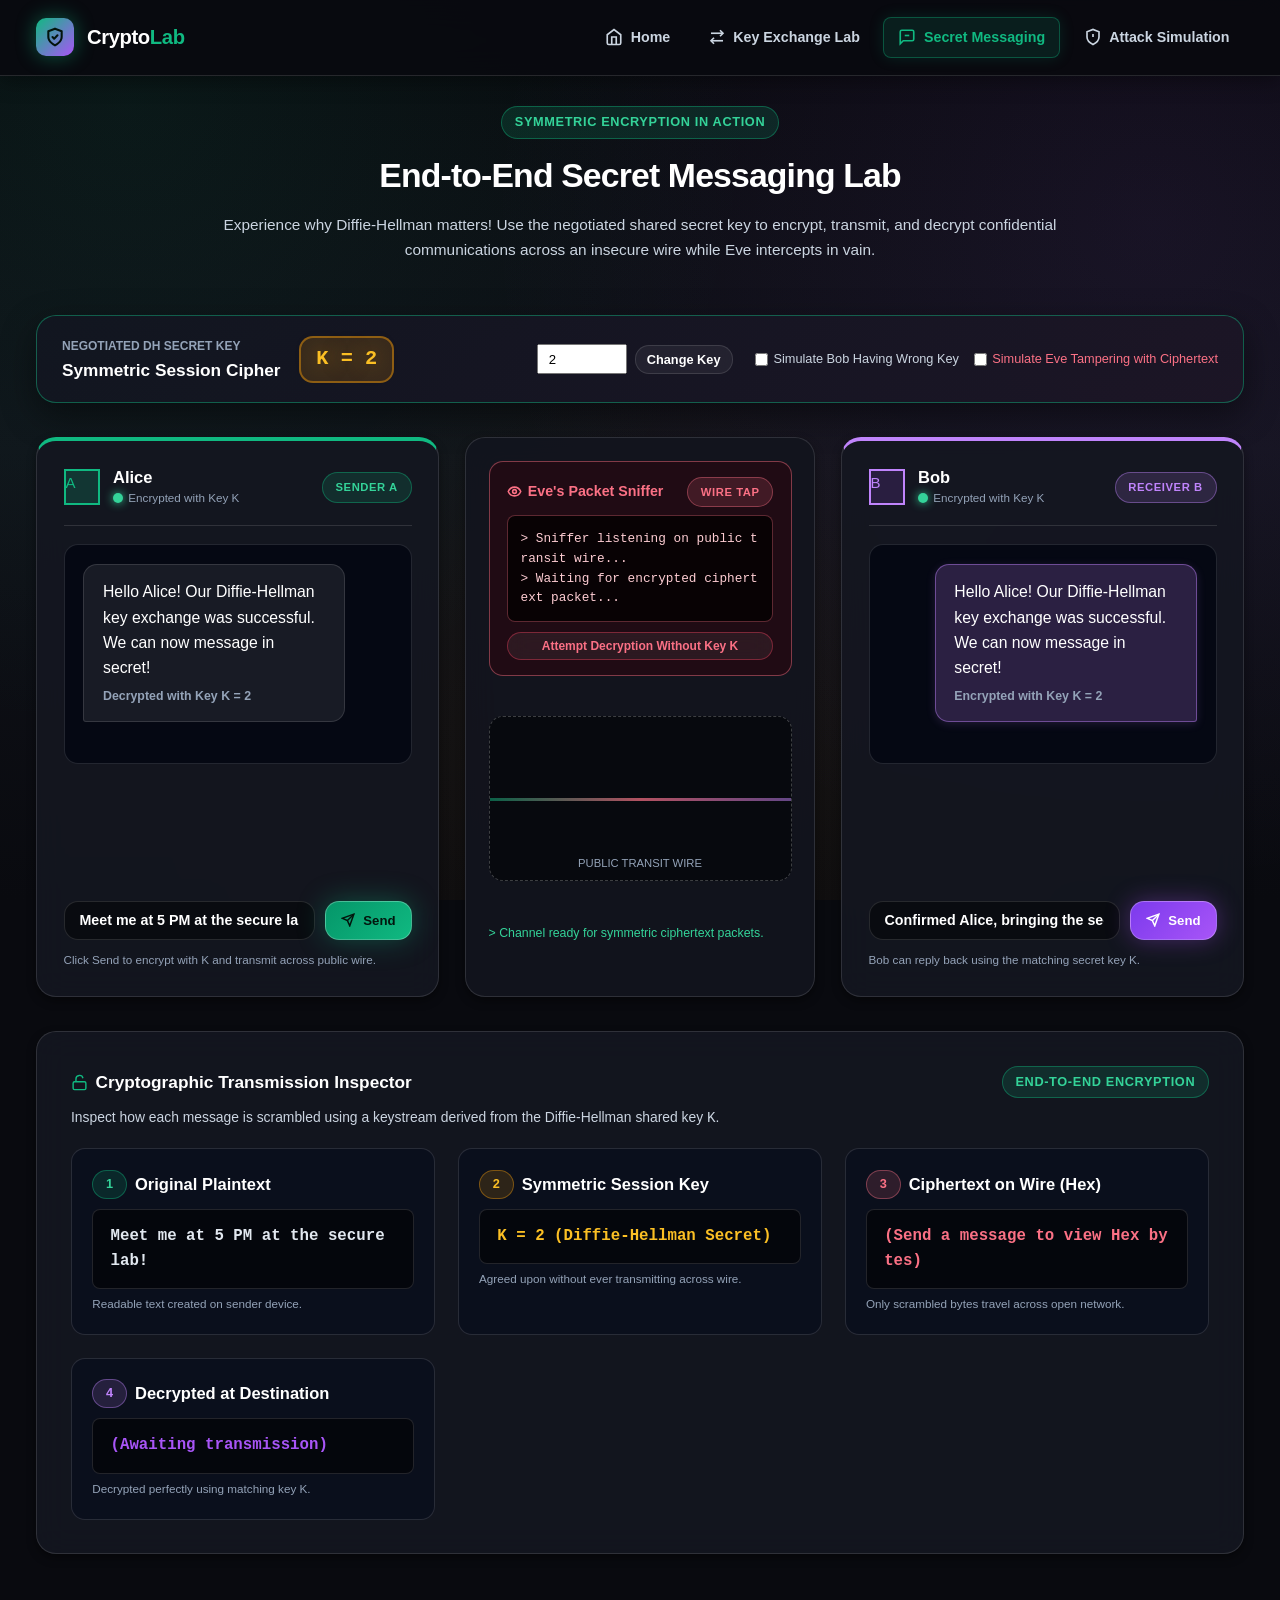
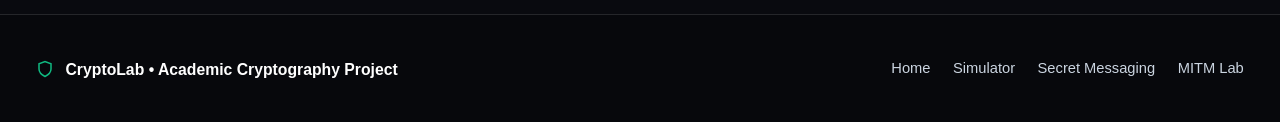
<file: messaging.html>
<!DOCTYPE html>
<html lang="en">
<head>
  <meta charset="UTF-8">
  <meta name="viewport" content="width=device-width, initial-scale=1.0">
  <title>Secret Messaging Lab – CryptoLab</title>
  <meta name="description" content="Interactive end-to-end secret messaging between Alice and Bob encrypted using the Diffie-Hellman negotiated key.">
  <link rel="stylesheet" href="css/style.css">
  <link rel="stylesheet" href="css/messaging.css">
</head>
<body>
  <!-- Global Navigation -->
  <header class="navbar">
    <div class="nav-container">
      <a href="index.html" class="nav-brand">
        <div class="brand-icon">
          <svg width="20" height="20" viewBox="0 0 24 24" fill="none" stroke="currentColor" stroke-width="2.5" stroke-linecap="round" stroke-linejoin="round">
            <path d="M12 22s8-4 8-10V5l-8-3-8 3v7c0 6 8 10 8 10z"/>
            <path d="m9 12 2 2 4-4"/>
          </svg>
        </div>
        <div class="brand-name">Crypto<span>Lab</span></div>
      </a>

      <button class="nav-toggle" aria-label="Toggle navigation" aria-expanded="false">
        <svg width="24" height="24" viewBox="0 0 24 24" fill="none" stroke="currentColor" stroke-width="2"><line x1="4" x2="20" y1="12" y2="12"/><line x1="4" x2="20" y1="6" y2="6"/><line x1="4" x2="20" y1="18" y2="18"/></svg>
      </button>

      <ul class="nav-links">
        <li>
          <a href="index.html" class="nav-link">
            <svg class="nav-icon" viewBox="0 0 24 24" fill="none" stroke="currentColor"><path d="m3 9 9-7 9 7v11a2 2 0 0 1-2 2H5a2 2 0 0 1-2-2z"/><polyline points="9 22 9 12 15 12 15 22"/></svg>
            Home
          </a>
        </li>
        <li>
          <a href="exchange.html" class="nav-link">
            <svg class="nav-icon" viewBox="0 0 24 24" fill="none" stroke="currentColor"><path d="m16 3 4 4-4 4"/><path d="M20 7H4"/><path d="m8 21-4-4 4-4"/><path d="M4 17h16"/></svg>
            Key Exchange Lab
          </a>
        </li>
        <li>
          <a href="messaging.html" class="nav-link active">
            <svg class="nav-icon" viewBox="0 0 24 24" fill="none" stroke="currentColor"><path d="M21 15a2 2 0 0 1-2 2H7l-4 4V5a2 2 0 0 1 2-2h14a2 2 0 0 1 2 2z"/><line x1="9" y1="10" x2="15" y2="10"/></svg>
            Secret Messaging
          </a>
        </li>
        <li>
          <a href="attack.html" class="nav-link">
            <svg class="nav-icon" viewBox="0 0 24 24" fill="none" stroke="currentColor"><path d="M12 22s8-4 8-10V5l-8-3-8 3v7c0 6 8 10 8 10z"/><line x1="12" y1="8" x2="12" y2="12"/><line x1="12" y1="16" x2="12.01" y2="16"/></svg>
            Attack Simulation
          </a>
        </li>
      </ul>
    </div>
  </header>

  <main>
    <div class="container msg-lab-container">
      
      <!-- Page Header -->
      <div class="page-header" style="margin-bottom: 1.25rem;">
        <div class="badge badge-cyan">Symmetric Encryption in Action</div>
        <h1>End-to-End Secret Messaging Lab</h1>
        <p>
          Experience why Diffie-Hellman matters! Use the negotiated shared secret key to encrypt, transmit, and decrypt confidential communications across an insecure wire while Eve intercepts in vain.
        </p>
      </div>

      <!-- KEY SYNCHRONIZATION BAR -->
      <section class="key-sync-banner">
        <div class="key-sync-left">
          <div>
            <span style="font-size: 0.8rem; text-transform: uppercase; color: var(--text-dim); font-weight: 700;">Negotiated DH Secret Key</span>
            <div style="font-size: 1.15rem; font-weight: 700; color: #fff;">Symmetric Session Cipher</div>
          </div>
          <div class="key-sync-badge">
            K = <span id="shared-key-num">2</span>
          </div>
        </div>

        <div class="key-sync-controls">
          <div style="display: flex; align-items: center; gap: 0.5rem;">
            <input type="number" id="custom-key-input" class="sim-input" style="width: 90px; padding: 0.38rem 0.65rem; font-size: 0.88rem;" value="2" min="1">
            <button id="btn-apply-key" class="btn btn-secondary" style="padding: 0.4rem 0.75rem; font-size: 0.85rem;">Change Key</button>
          </div>

          <div style="display: flex; gap: 1rem; margin-left: 0.5rem; flex-wrap: wrap;">
            <label style="font-size: 0.85rem; color: var(--text-muted); display: flex; align-items: center; gap: 0.35rem; cursor: pointer;">
              <input type="checkbox" id="chk-wrong-key">
              Simulate Bob Having Wrong Key
            </label>
            <label style="font-size: 0.85rem; color: #fb7185; display: flex; align-items: center; gap: 0.35rem; cursor: pointer;">
              <input type="checkbox" id="chk-tamper-eve">
              Simulate Eve Tampering with Ciphertext
            </label>
          </div>
        </div>
      </section>

      <!-- MESSAGING ARENA (ALICE TERMINAL - WIRE & EVE - BOB TERMINAL) -->
      <section class="messaging-arena">
        
        <!-- ALICE TERMINAL (CLIENT A) -->
        <div class="chat-terminal-card alice-terminal">
          <div>
            <div class="chat-header">
              <div class="chat-user-info">
                <div class="avatar-circle" style="width: 36px; height: 36px; font-size: 1rem; background: rgba(16, 185, 129, 0.2); color: var(--accent-cyan); border: 2px solid var(--accent-cyan);">A</div>
                <div>
                  <h4 style="font-size: 1.1rem; color: #fff;">Alice</h4>
                  <div style="display: flex; align-items: center; gap: 0.35rem; font-size: 0.78rem; color: var(--text-dim);">
                    <div class="chat-status-dot"></div> Encrypted with Key K
                  </div>
                </div>
              </div>
              <span class="badge badge-cyan" style="font-size: 0.75rem;">Sender A</span>
            </div>

            <!-- Feed -->
            <div class="chat-feed-box" id="alice-chat-feed">
              <div class="chat-bubble received">
                <div>Hello Alice! Our Diffie-Hellman key exchange was successful. We can now message in secret!</div>
                <div class="bubble-meta">Decrypted with Key K = 2</div>
              </div>
            </div>
          </div>

          <!-- Input Form -->
          <div class="chat-input-form">
            <div class="chat-input-row">
              <input type="text" id="alice-msg-input" class="chat-msg-input" placeholder="Type a secret message as Alice..." value="Meet me at 5 PM at the secure lab!">
              <button id="btn-alice-send" class="btn btn-primary" style="padding: 0.55rem 1rem; font-size: 0.88rem;">
                <svg width="14" height="14" viewBox="0 0 24 24" fill="none" stroke="currentColor" stroke-width="2.5"><line x1="22" y1="2" x2="11" y2="13"/><polygon points="22 2 15 22 11 13 2 9 22 2"/></svg>
                Send
              </button>
            </div>
            <div style="font-size: 0.78rem; color: var(--text-dim);">
              Click Send to encrypt with K and transmit across public wire.
            </div>
          </div>
        </div>

        <!-- CENTER: WIRE & EVE SNIFFER -->
        <div class="wire-sniffer-card">
          
          <!-- Eve Sniffer HUD -->
          <div class="sniffer-hud">
            <div class="sniffer-hud-title">
              <div style="display: flex; align-items: center; gap: 0.4rem;">
                <svg width="15" height="15" viewBox="0 0 24 24" fill="none" stroke="currentColor" stroke-width="2.5"><path d="M2 12s3-7 10-7 10 7 10 7-3 7-10 7-10-7-10-7Z"/><circle cx="12" cy="12" r="3"/></svg>
                Eve's Packet Sniffer
              </div>
              <span class="badge badge-red" style="font-size: 0.75rem;">Wire Tap</span>
            </div>

            <div class="intercepted-box" id="eve-intercept-log">
              &gt; Sniffer listening on public transit wire...<br>
              &gt; Waiting for encrypted ciphertext packet...
            </div>

            <div style="margin-top: 0.65rem; text-align: center;">
              <button id="btn-eve-crack" class="btn btn-secondary" style="width: 100%; font-size: 0.8rem; padding: 0.4rem 0.7rem; border-color: rgba(244, 63, 94, 0.4); color: #fb7185;">
                Attempt Decryption Without Key K
              </button>
            </div>
          </div>

          <!-- Animated Transit Beam -->
          <div class="transit-wire-arena">
            <div class="transit-wire-beam"></div>
            <div id="flying-cipher-packet" class="flying-cipher-packet">
              CIPHERTEXT: 4F A2 9B ...
            </div>
            <div style="position: absolute; bottom: 8px; left: 50%; transform: translateX(-50%); font-size: 0.75rem; color: var(--text-dim); text-transform: uppercase;">
              Public Transit Wire
            </div>
          </div>

          <div class="terminal-box" id="wire-live-status" style="margin: 0; min-height: 50px; font-size: 0.825rem; color: #34d399;">
            &gt; Channel ready for symmetric ciphertext packets.
          </div>
        </div>

        <!-- BOB TERMINAL (CLIENT B) -->
        <div class="chat-terminal-card bob-terminal">
          <div>
            <div class="chat-header">
              <div class="chat-user-info">
                <div class="avatar-circle" style="width: 36px; height: 36px; font-size: 1rem; background: rgba(168, 85, 247, 0.15); color: var(--accent-violet); border: 2px solid var(--accent-violet);">B</div>
                <div>
                  <h4 style="font-size: 1.1rem; color: #fff;">Bob</h4>
                  <div style="display: flex; align-items: center; gap: 0.35rem; font-size: 0.78rem; color: var(--text-dim);">
                    <div class="chat-status-dot"></div> Encrypted with Key K
                  </div>
                </div>
              </div>
              <span class="badge badge-violet" style="font-size: 0.75rem;">Receiver B</span>
            </div>

            <!-- Feed -->
            <div class="chat-feed-box" id="bob-chat-feed">
              <div class="chat-bubble sent bob-sent">
                <div>Hello Alice! Our Diffie-Hellman key exchange was successful. We can now message in secret!</div>
                <div class="bubble-meta">Encrypted with Key K = 2</div>
              </div>
            </div>
          </div>

          <!-- Input Form -->
          <div class="chat-input-form">
            <div class="chat-input-row">
              <input type="text" id="bob-msg-input" class="chat-msg-input" placeholder="Type a reply as Bob..." value="Confirmed Alice, bringing the security tokens!">
              <button id="btn-bob-send" class="btn btn-violet" style="padding: 0.55rem 1rem; font-size: 0.88rem;">
                <svg width="14" height="14" viewBox="0 0 24 24" fill="none" stroke="currentColor" stroke-width="2.5"><line x1="22" y1="2" x2="11" y2="13"/><polygon points="22 2 15 22 11 13 2 9 22 2"/></svg>
                Send
              </button>
            </div>
            <div style="font-size: 0.78rem; color: var(--text-dim);">
              Bob can reply back using the matching secret key K.
            </div>
          </div>
        </div>

      </section>

      <!-- CIPHER INSPECTOR SANDBOX (EDUCATIONAL STEP-BY-STEP BREAKDOWN) -->
      <section class="cipher-inspector-card">
        <div style="display: flex; align-items: center; justify-content: space-between; flex-wrap: wrap; gap: 0.5rem; margin-bottom: 0.5rem;">
          <h3 style="font-size: 1.15rem; color: #fff; display: flex; align-items: center; gap: 0.5rem;">
            <svg width="17" height="17" viewBox="0 0 24 24" fill="none" stroke="var(--accent-cyan)" stroke-width="2"><rect x="3" y="11" width="18" height="11" rx="2" ry="2"/><path d="M7 11V7a5 5 0 0 1 9.9-1"/></svg>
            Cryptographic Transmission Inspector
          </h3>
          <span class="badge badge-green">End-to-End Encryption</span>
        </div>
        <p style="font-size: 0.925rem; color: var(--text-muted);">
          Inspect how each message is scrambled using a keystream derived from the Diffie-Hellman shared key <span class="code-font">K</span>.
        </p>

        <div class="inspector-grid">
          <!-- Step 1: Plaintext -->
          <div class="inspector-step-box">
            <h4><span class="badge badge-cyan">1</span> Original Plaintext</h4>
            <div class="inspector-code-box" id="inspect-plain">Meet me at 5 PM at the secure lab!</div>
            <span style="font-size: 0.78rem; color: var(--text-dim); margin-top: 0.4rem; display: block;">Readable text created on sender device.</span>
          </div>

          <!-- Step 2: Key K Stream -->
          <div class="inspector-step-box">
            <h4><span class="badge badge-amber">2</span> Symmetric Session Key</h4>
            <div class="inspector-code-box" id="inspect-key" style="color: #fbbf24;">K = 2 (Diffie-Hellman Secret)</div>
            <span style="font-size: 0.78rem; color: var(--text-dim); margin-top: 0.4rem; display: block;">Agreed upon without ever transmitting across wire.</span>
          </div>

          <!-- Step 3: Raw Ciphertext Hex -->
          <div class="inspector-step-box">
            <h4><span class="badge badge-red">3</span> Ciphertext on Wire (Hex)</h4>
            <div class="inspector-code-box" id="inspect-cipher" style="color: #fb7185;">(Send a message to view Hex bytes)</div>
            <span style="font-size: 0.78rem; color: var(--text-dim); margin-top: 0.4rem; display: block;">Only scrambled bytes travel across open network.</span>
          </div>

          <!-- Step 4: Decrypted Output -->
          <div class="inspector-step-box">
            <h4><span class="badge badge-violet">4</span> Decrypted at Destination</h4>
            <div class="inspector-code-box" id="inspect-decrypted" style="color: #a855f7;">(Awaiting transmission)</div>
            <span style="font-size: 0.78rem; color: var(--text-dim); margin-top: 0.4rem; display: block;">Decrypted perfectly using matching key K.</span>
          </div>
        </div>
      </section>

    </div>
  </main>

  <!-- Global Footer -->
  <footer class="footer">
    <div class="container footer-content">
      <div class="footer-brand">
        <svg width="18" height="18" viewBox="0 0 24 24" fill="none" stroke="var(--accent-cyan)" stroke-width="2"><path d="M12 22s8-4 8-10V5l-8-3-8 3v7c0 6 8 10 8 10z"/></svg>
        <span>CryptoLab &bull; Academic Cryptography Project</span>
      </div>
      <ul class="footer-links">
        <li><a href="index.html">Home</a></li>
        <li><a href="exchange.html">Simulator</a></li>
        <li><a href="messaging.html">Secret Messaging</a></li>
        <li><a href="attack.html">MITM Lab</a></li>
      </ul>
    </div>
  </footer>

  <script src="js/main.js"></script>
  <script src="js/messaging.js"></script>
</body>
</html>
</file>
<file: css/style.css>
/* ==========================================================================
   CryptoLab - Diffie-Hellman Key Exchange Simulator
   Core Design System & Global Styles (High-Legibility Modern Theme)
   ========================================================================== */

:root {
  /* Color Palette - Titanium Obsidian Carbon & Neo-Emerald / Royal Amethyst / Solar Amber (Zero Generic Blue) */
  --bg-primary: #090a0f;
  --bg-secondary: #11131a;
  --bg-card: rgba(20, 23, 33, 0.90);
  --bg-card-hover: rgba(26, 30, 44, 0.95);
  --bg-card-active: rgba(32, 37, 54, 0.98);
  --bg-glass: rgba(16, 18, 26, 0.85);

  --border-subtle: rgba(255, 255, 255, 0.08);
  --border-card: rgba(255, 255, 255, 0.12);
  --border-accent: rgba(16, 185, 129, 0.45);
  --border-violet: rgba(168, 85, 247, 0.45);
  --border-emerald: rgba(16, 185, 129, 0.45);
  --border-amber: rgba(245, 158, 11, 0.45);

  /* Radiant High-Contrast Non-Blue Accents */
  --accent-cyan: #10b981; /* Alice / System Primary Accent: Neo-Emerald */
  --accent-cyan-glow: rgba(16, 185, 129, 0.35);
  --accent-emerald: #10b981;
  --accent-mint: #34d399;
  --accent-blue: #34d399; /* Replaced with Neo-Mint */
  --accent-indigo: #a855f7; /* Replaced with Royal Amethyst */
  --accent-violet: #c084fc;
  --accent-purple: #a855f7;
  --accent-green: #10b981;
  --accent-red: #fb7185;
  --accent-rose: #f43f5e;
  --accent-amber: #fbbf24;
  --accent-gold: #f59e0b;
  --accent-gold-glow: rgba(245, 158, 11, 0.35);

  /* High-Contrast Readable Text Colors */
  --text-main: #ffffff;
  --text-body: #e2e8f0;
  --text-muted: #cbd5e1;
  --text-dim: #94a3b8;

  /* Typography */
  --font-sans: 'Inter', -apple-system, BlinkMacSystemFont, 'Segoe UI', Roboto, Helvetica, Arial, sans-serif;
  --font-mono: 'JetBrains Mono', 'Fira Code', 'Cascadia Code', Consolas, Monaco, monospace;

  /* Layout */
  --max-width: 1260px;
  --nav-height: 76px;
  --radius-sm: 8px;
  --radius-md: 14px;
  --radius-lg: 20px;

  /* Shadows & Luminous Glows */
  --shadow-sm: 0 4px 10px rgba(0, 0, 0, 0.4);
  --shadow-md: 0 12px 30px rgba(0, 0, 0, 0.55);
  --shadow-glow-cyan: 0 0 28px rgba(16, 185, 129, 0.35);
  --shadow-glow-violet: 0 0 28px rgba(168, 85, 247, 0.35);
  --shadow-glow-emerald: 0 0 28px rgba(16, 185, 129, 0.35);
  --shadow-glow-amber: 0 0 28px rgba(245, 158, 11, 0.35);

  /* Transitions */
  --transition-fast: 0.2s cubic-bezier(0.4, 0, 0.2, 1);
  --transition-normal: 0.3s cubic-bezier(0.4, 0, 0.2, 1);
}

/* Base Reset & Box Sizing */
*, *::before, *::after {
  box-sizing: border-box;
  margin: 0;
  padding: 0;
}

html {
  font-size: 15px; /* Clean, crisp proportional base */
  scroll-behavior: smooth;
}

body {
  background-color: var(--bg-primary);
  color: var(--text-body);
  font-family: var(--font-sans);
  line-height: 1.6;
  min-height: 100vh;
  display: flex;
  flex-direction: column;
  overflow-x: hidden;
  background-image: 
    radial-gradient(circle at 10% 12%, rgba(16, 185, 129, 0.08) 0%, transparent 45%),
    radial-gradient(circle at 90% 25%, rgba(168, 85, 247, 0.08) 0%, transparent 50%),
    radial-gradient(circle at 50% 85%, rgba(245, 158, 11, 0.06) 0%, transparent 45%),
    linear-gradient(to bottom, #08090d, #101219 50%, #090a0f);
  background-attachment: fixed;
}

/* Typography Defaults */
h1, h2, h3, h4, h5, h6 {
  color: var(--text-main);
  font-weight: 700;
  line-height: 1.3;
}

p {
  color: var(--text-muted);
  font-size: 0.95rem;
}

a {
  color: var(--accent-cyan);
  text-decoration: none;
  transition: all var(--transition-fast);
}

a:hover {
  color: #34d399;
  text-shadow: 0 0 12px var(--accent-cyan-glow);
}

code, .code-font {
  font-family: var(--font-mono);
  font-size: 1.025em;
}

/* Layout Utilities */
.container {
  width: 100%;
  max-width: var(--max-width);
  margin-left: auto;
  margin-right: auto;
  padding-left: 1.75rem;
  padding-right: 1.75rem;
}

main {
  flex: 1 0 auto;
  padding-top: calc(var(--nav-height) + 2rem);
  padding-bottom: 4rem;
}

/* Navigation Bar */
.navbar {
  position: fixed;
  top: 0;
  left: 0;
  right: 0;
  height: var(--nav-height);
  background: rgba(9, 10, 15, 0.94);
  backdrop-filter: blur(16px);
  -webkit-backdrop-filter: blur(16px);
  border-bottom: 1px solid var(--border-card);
  z-index: 1000;
  display: flex;
  align-items: center;
  transition: all var(--transition-normal);
  box-shadow: 0 4px 20px rgba(0, 0, 0, 0.4);
}

.nav-container {
  display: flex;
  align-items: center;
  justify-content: space-between;
  width: 100%;
  max-width: var(--max-width);
  margin: 0 auto;
  padding: 0 1.75rem;
}

.nav-brand {
  display: flex;
  align-items: center;
  gap: 0.85rem;
  font-size: 1.35rem;
  font-weight: 800;
  color: var(--text-main);
  text-decoration: none;
  letter-spacing: -0.02em;
}

.brand-icon {
  width: 38px;
  height: 38px;
  border-radius: 10px;
  background: linear-gradient(135deg, #10b981, #a855f7);
  display: flex;
  align-items: center;
  justify-content: center;
  color: #03140c;
  box-shadow: 0 0 20px rgba(16, 185, 129, 0.45);
}

.brand-name span {
  color: var(--accent-cyan);
}

.nav-links {
  display: flex;
  align-items: center;
  gap: 0.6rem;
  list-style: none;
}

.nav-link {
  display: flex;
  align-items: center;
  gap: 0.5rem;
  padding: 0.55rem 0.95rem;
  color: var(--text-muted);
  font-size: 0.95rem;
  font-weight: 600;
  border-radius: var(--radius-sm);
  transition: all var(--transition-fast);
}

.nav-link:hover {
  color: var(--text-main);
  background: rgba(255, 255, 255, 0.08);
  transform: translateY(-1px);
}

.nav-link.active {
  color: var(--accent-cyan);
  background: rgba(16, 185, 129, 0.12);
  border: 1px solid rgba(16, 185, 129, 0.35);
  box-shadow: 0 0 15px rgba(16, 185, 129, 0.15);
}

.nav-icon {
  width: 18px;
  height: 18px;
  stroke-width: 2.2;
}

/* Mobile Toggle */
.nav-toggle {
  display: none;
  background: transparent;
  border: none;
  cursor: pointer;
  padding: 0.5rem;
  color: var(--text-main);
}

/* Buttons */
.btn {
  display: inline-flex;
  align-items: center;
  justify-content: center;
  gap: 0.55rem;
  padding: 0.7rem 1.35rem;
  font-size: 0.95rem;
  font-weight: 600;
  border-radius: var(--radius-md);
  cursor: pointer;
  transition: all var(--transition-fast);
  text-decoration: none;
  border: 1px solid transparent;
  white-space: nowrap;
}

.btn-primary {
  background: linear-gradient(135deg, #059669, #10b981);
  color: #03150d;
  box-shadow: var(--shadow-glow-emerald);
  border: 1px solid rgba(255, 255, 255, 0.25);
  font-weight: 700;
}

.btn-primary:hover {
  background: linear-gradient(135deg, #10b981, #34d399);
  color: #020f09;
  transform: translateY(-2px);
  box-shadow: 0 0 32px rgba(16, 185, 129, 0.55);
}

.btn-secondary {
  background: rgba(255, 255, 255, 0.06);
  color: var(--text-main);
  border: 1px solid var(--border-card);
  backdrop-filter: blur(10px);
}

.btn-secondary:hover {
  background: rgba(255, 255, 255, 0.12);
  color: #ffffff;
  border-color: rgba(255, 255, 255, 0.35);
  transform: translateY(-2px);
}

.btn-violet {
  background: linear-gradient(135deg, #7c3aed, #a855f7);
  color: #ffffff;
  box-shadow: 0 0 24px rgba(168, 85, 247, 0.35);
  border: 1px solid rgba(255, 255, 255, 0.25);
  font-weight: 700;
}

.btn-violet:hover {
  background: linear-gradient(135deg, #9333ea, #c084fc);
  color: #ffffff;
  transform: translateY(-2px);
  box-shadow: 0 0 32px rgba(168, 85, 247, 0.55);
}

/* Glassmorphism Cards */
.glass-card {
  background: var(--bg-card);
  backdrop-filter: blur(16px);
  -webkit-backdrop-filter: blur(16px);
  border: 1px solid var(--border-card);
  border-radius: var(--radius-lg);
  padding: 2rem;
  transition: all var(--transition-normal);
  position: relative;
  overflow: hidden;
  box-shadow: var(--shadow-sm);
}

.glass-card::before {
  content: '';
  position: absolute;
  top: 0;
  left: 0;
  right: 0;
  height: 1px;
  background: linear-gradient(90deg, transparent, rgba(255, 255, 255, 0.25), transparent);
}

.glass-card:hover {
  background: var(--bg-card-hover);
  border-color: rgba(16, 185, 129, 0.35);
  transform: translateY(-3px);
  box-shadow: var(--shadow-md);
}

/* Badges & Chips */
.badge {
  display: inline-flex;
  align-items: center;
  gap: 0.45rem;
  padding: 0.35rem 0.85rem;
  font-size: 0.85rem;
  font-weight: 700;
  text-transform: uppercase;
  letter-spacing: 0.05em;
  border-radius: 9999px;
  background: rgba(255, 255, 255, 0.08);
  color: var(--text-body);
  border: 1px solid var(--border-card);
}

.badge-cyan {
  background: rgba(16, 185, 129, 0.15);
  color: #34d399;
  border-color: rgba(16, 185, 129, 0.4);
}

.badge-amber, .badge-gold {
  background: rgba(245, 158, 11, 0.15);
  color: #fbbf24;
  border-color: rgba(245, 158, 11, 0.4);
}

.badge-violet {
  background: rgba(192, 132, 252, 0.15);
  color: #c084fc;
  border-color: rgba(192, 132, 252, 0.4);
}

.badge-red {
  background: rgba(251, 113, 133, 0.15);
  color: #fb7185;
  border-color: rgba(251, 113, 133, 0.4);
}

.badge-green {
  background: rgba(16, 185, 129, 0.15);
  color: #34d399;
  border-color: rgba(16, 185, 129, 0.4);
}

/* Page Headers */
.page-header {
  text-align: center;
  max-width: 860px;
  margin: 0 auto 2.5rem auto;
}

.page-header .badge {
  margin-bottom: 1rem;
}

.page-header h1 {
  font-size: 2.25rem;
  margin-bottom: 0.95rem;
  letter-spacing: -0.025em;
}

.page-header p {
  font-size: 1.025rem;
  line-height: 1.65;
}

/* Hero Section (Homepage) */
.hero {
  padding: 2.5rem 0 4rem 0;
  display: flex;
  flex-direction: column;
  align-items: center;
  text-align: center;
  position: relative;
}

.hero-badge {
  margin-bottom: 1.25rem;
}

.hero-title {
  font-size: clamp(2.2rem, 4.25vw, 3.4rem);
  font-weight: 850;
  letter-spacing: -0.03em;
  line-height: 1.2;
  margin-bottom: 1.35rem;
  max-width: 920px;
}

.gradient-text {
  background: linear-gradient(135deg, #ffffff 15%, #10b981 55%, #fbbf24 100%);
  -webkit-background-clip: text;
  -webkit-text-fill-color: transparent;
}

.hero-description {
  font-size: 1.05rem;
  max-width: 740px;
  margin-bottom: 2.25rem;
  color: var(--text-muted);
  line-height: 1.65;
}

.hero-actions {
  display: flex;
  align-items: center;
  justify-content: center;
  gap: 1rem;
  margin-bottom: 3.5rem;
  flex-wrap: wrap;
}

/* Actors Illustration Container (Alice, Eve, Bob) */
.actors-stage {
  width: 100%;
  max-width: 1020px;
  margin: 0 auto 3.5rem auto;
  padding: 2rem 1.5rem;
  background: rgba(16, 19, 28, 0.75);
  border: 1px solid var(--border-card);
  border-radius: var(--radius-lg);
  backdrop-filter: blur(18px);
  position: relative;
  box-shadow: var(--shadow-md);
}

.actors-grid {
  display: grid;
  grid-template-columns: 1fr auto 1fr;
  align-items: center;
  gap: 1.5rem;
}

.actor-card {
  padding: 1.5rem 1.25rem;
  background: rgba(20, 23, 33, 0.85);
  border-radius: var(--radius-md);
  border: 1px solid var(--border-card);
  text-align: center;
  position: relative;
  transition: all var(--transition-normal);
}

.actor-card.alice {
  border-color: rgba(16, 185, 129, 0.45);
}

.actor-card.bob {
  border-color: rgba(192, 132, 252, 0.45);
}

.actor-card.eve {
  border-color: rgba(251, 113, 133, 0.45);
  background: rgba(38, 14, 22, 0.75);
}

.actor-avatar {
  width: 62px;
  height: 62px;
  margin: 0 auto 0.95rem auto;
  border-radius: 50%;
  display: flex;
  align-items: center;
  justify-content: center;
  font-weight: 800;
  font-size: 1.25rem;
}

.alice .actor-avatar {
  background: rgba(16, 185, 129, 0.2);
  color: #10b981;
  border: 2px solid #10b981;
  box-shadow: 0 0 20px rgba(16, 185, 129, 0.35);
}

.bob .actor-avatar {
  background: rgba(192, 132, 252, 0.2);
  color: var(--accent-violet);
  border: 2px solid var(--accent-violet);
  box-shadow: 0 0 20px rgba(192, 132, 252, 0.35);
}

.eve .actor-avatar {
  background: rgba(251, 113, 133, 0.2);
  color: var(--accent-red);
  border: 2px solid var(--accent-red);
  box-shadow: 0 0 20px rgba(251, 113, 133, 0.35);
}

.actor-name {
  font-size: 1.18rem;
  font-weight: 750;
  margin-bottom: 0.25rem;
}

.actor-role {
  font-size: 0.85rem;
  color: var(--text-dim);
  margin-bottom: 0.65rem;
}

.actor-status {
  font-size: 0.825rem;
  padding: 0.3rem 0.65rem;
  background: rgba(255, 255, 255, 0.08);
  border-radius: 999px;
  display: inline-block;
  color: var(--text-main);
  font-weight: 600;
}
  padding: 0.35rem 0.75rem;
  background: rgba(255, 255, 255, 0.08);
  border-radius: 999px;
  display: inline-block;
  color: var(--text-main);
  font-weight: 600;
}

/* Public Channel */
.public-channel {
  display: flex;
  flex-direction: column;
  align-items: center;
  text-align: center;
  position: relative;
  min-width: 220px;
}

.channel-line {
  width: 100%;
  height: 2px;
  background: dashed 2px rgba(255, 255, 255, 0.3);
  background-size: 8px 2px;
  position: relative;
  margin: 1.75rem 0;
}

.channel-tag {
  background: rgba(18, 21, 30, 0.98);
  border: 1px solid var(--border-card);
  padding: 0.5rem 1rem;
  border-radius: 999px;
  font-size: 0.85rem;
  color: var(--text-muted);
  font-weight: 600;
  display: flex;
  align-items: center;
  gap: 0.45rem;
}

.eve-eavesdrop-box {
  margin-top: 1.5rem;
  width: 100%;
}

/* Feature Grid */
.features-section {
  padding: 4.5rem 0;
}

.section-heading {
  text-align: center;
  margin-bottom: 3.5rem;
}

.section-heading h2 {
  font-size: 2rem;
  margin-bottom: 0.65rem;
}

.features-grid {
  display: grid;
  grid-template-columns: repeat(auto-fit, minmax(290px, 1fr));
  gap: 1.5rem;
}

.feature-icon-wrapper {
  width: 46px;
  height: 46px;
  border-radius: 12px;
  background: rgba(16, 185, 129, 0.15);
  color: #10b981;
  display: flex;
  align-items: center;
  justify-content: center;
  margin-bottom: 1.15rem;
  border: 1px solid rgba(16, 185, 129, 0.3);
}

.feature-card h3 {
  font-size: 1.18rem;
  margin-bottom: 0.65rem;
}

.feature-card p {
  font-size: 0.925rem;
  line-height: 1.6;
}

/* Why It Matters Section */
.why-section {
  padding: 3.5rem 0;
}

.why-card {
  background: linear-gradient(135deg, rgba(20, 23, 33, 0.95), rgba(28, 22, 38, 0.95));
  border: 1px solid var(--border-accent);
  border-radius: var(--radius-lg);
  padding: 2.25rem 2rem;
  position: relative;
  box-shadow: var(--shadow-md);
}

.why-grid {
  display: grid;
  grid-template-columns: 1fr 1fr;
  gap: 3rem;
  align-items: center;
}

.why-bullets {
  list-style: none;
  display: flex;
  flex-direction: column;
  gap: 1.45rem;
}

.why-bullet-item {
  display: flex;
  align-items: flex-start;
  gap: 0.9rem;
}

.bullet-icon {
  width: 26px;
  height: 26px;
  color: var(--accent-cyan);
  flex-shrink: 0;
  margin-top: 0.15rem;
}

.why-bullet-item h4 {
  font-size: 1.15rem;
  margin-bottom: 0.25rem;
}

.why-bullet-item p {
  font-size: 0.98rem;
}

/* Footer */
.footer {
  flex-shrink: 0;
  background: #07080c;
  border-top: 1px solid var(--border-card);
  padding: 2.75rem 0;
  font-size: 0.98rem;
  color: var(--text-dim);
}

.footer-content {
  display: flex;
  align-items: center;
  justify-content: space-between;
  flex-wrap: wrap;
  gap: 1.5rem;
}

.footer-brand {
  display: flex;
  align-items: center;
  gap: 0.75rem;
  font-weight: 600;
  color: var(--text-main);
  font-size: 1.05rem;
}

.footer-links {
  display: flex;
  gap: 1.5rem;
  list-style: none;
}

.footer-links a {
  color: var(--text-muted);
  font-size: 0.98rem;
}

.footer-links a:hover {
  color: var(--accent-cyan);
}

/* Responsive Media Queries */
@media (max-width: 900px) {
  .actors-grid {
    grid-template-columns: 1fr;
    gap: 1.25rem;
  }

  .public-channel {
    min-width: 100%;
  }

  .channel-line {
    display: none;
  }

  .why-grid {
    grid-template-columns: 1fr;
    gap: 2rem;
  }
}

@media (max-width: 768px) {
  html {
    font-size: 16px;
  }

  .nav-links {
    position: fixed;
    top: var(--nav-height);
    left: 0;
    right: 0;
    background: rgba(9, 10, 15, 0.98);
    backdrop-filter: blur(18px);
    border-bottom: 1px solid var(--border-card);
    flex-direction: column;
    align-items: stretch;
    padding: 1.25rem 1.75rem;
    gap: 0.65rem;
    display: none;
  }

  .nav-links.show {
    display: flex;
  }

  .nav-toggle {
    display: block;
  }

  .page-header h1 {
    font-size: 2.2rem;
  }

  .hero-title {
    font-size: 2.45rem;
  }
}
</file>
<file: css/attack.css>
/* ==========================================================================
   CryptoLab - Diffie-Hellman Key Exchange Simulator
   Attack Simulation Styles (High-Legibility Theme)
   ========================================================================== */

/* Main Container */
.attack-container {
  display: flex;
  flex-direction: column;
  gap: 2.25rem;
}

/* Attack Mode Switcher */
.attack-mode-nav {
  display: flex;
  align-items: center;
  justify-content: center;
  gap: 1.25rem;
  margin-bottom: 1.75rem;
  flex-wrap: wrap;
}

.mode-tab-btn {
  display: inline-flex;
  align-items: center;
  gap: 0.65rem;
  padding: 0.72rem 1.45rem;
  background: var(--bg-card);
  border: 1px solid var(--border-card);
  border-radius: var(--radius-md);
  color: var(--text-muted);
  font-size: 0.95rem;
  font-weight: 700;
  cursor: pointer;
  transition: all var(--transition-fast);
}

.mode-tab-btn:hover {
  color: #ffffff;
  border-color: rgba(251, 113, 133, 0.45);
  background: rgba(251, 113, 133, 0.08);
  transform: translateY(-1px);
}

.mode-tab-btn.active {
  background: linear-gradient(135deg, rgba(251, 113, 133, 0.2), rgba(190, 18, 60, 0.35));
  border-color: var(--accent-red);
  color: #ffffff;
  box-shadow: 0 0 25px rgba(251, 113, 133, 0.35);
}

/* Three-Participant Attack Stage */
.stage-grid {
  display: grid;
  grid-template-columns: 330px 1fr 330px;
  gap: 1.75rem;
  align-items: start;
}

/* Eve Card Center */
.eve-center-card {
  background: linear-gradient(180deg, rgba(32, 14, 22, 0.95), rgba(18, 10, 16, 0.98));
  border: 1px solid rgba(251, 113, 133, 0.45);
  border-radius: var(--radius-lg);
  padding: 2rem;
  position: relative;
  box-shadow: 0 0 40px rgba(251, 113, 133, 0.18);
  display: flex;
  flex-direction: column;
  gap: 1.5rem;
}

.eve-center-card::before {
  content: '';
  position: absolute;
  top: 0;
  left: 0;
  right: 0;
  height: 4px;
  background: linear-gradient(90deg, transparent, var(--accent-red), transparent);
}

.eve-header-wrap {
  display: flex;
  align-items: center;
  justify-content: space-between;
  padding-bottom: 1rem;
  border-bottom: 1px solid rgba(251, 113, 133, 0.3);
}

.eve-title {
  display: flex;
  align-items: center;
  gap: 0.9rem;
}

.eve-avatar {
  width: 52px;
  height: 52px;
  border-radius: 50%;
  background: rgba(251, 113, 133, 0.2);
  border: 2px solid var(--accent-red);
  color: var(--accent-red);
  display: flex;
  align-items: center;
  justify-content: center;
  font-weight: 850;
  font-size: 1.35rem;
  box-shadow: 0 0 20px rgba(251, 113, 133, 0.35);
}

/* What Eve Knows vs What Is Hidden */
.intel-vault-grid {
  display: grid;
  grid-template-columns: 1fr 1fr;
  gap: 1.25rem;
}

.intel-box {
  background: rgba(10, 15, 29, 0.85);
  border-radius: var(--radius-md);
  padding: 1.15rem;
  border: 1px solid var(--border-card);
}

.intel-box.captured {
  border-color: rgba(251, 113, 133, 0.4);
  background: rgba(35, 12, 20, 0.6);
}

.intel-box.hidden {
  border-color: rgba(52, 211, 153, 0.4);
  background: rgba(10, 32, 22, 0.6);
}

.intel-title {
  font-size: 0.88rem;
  font-weight: 750;
  text-transform: uppercase;
  letter-spacing: 0.05em;
  margin-bottom: 0.75rem;
  display: flex;
  align-items: center;
  gap: 0.5rem;
}

.captured .intel-title {
  color: #fb7185;
}

.hidden .intel-title {
  color: #34d399;
}

.intel-list {
  list-style: none;
  display: flex;
  flex-direction: column;
  gap: 0.55rem;
  font-size: 0.95rem;
}

.intel-item {
  display: flex;
  align-items: center;
  justify-content: space-between;
  padding: 0.45rem 0.65rem;
  border-radius: 6px;
  background: rgba(255, 255, 255, 0.05);
}

.intel-item .code-font {
  font-weight: 750;
  font-size: 1.05rem;
}

/* Attacker Action Bar */
.eve-actions {
  display: flex;
  gap: 1rem;
  flex-wrap: wrap;
}

.btn-attack {
  background: linear-gradient(135deg, var(--accent-red), #e11d48);
  color: #ffffff;
  border: 1px solid rgba(255, 255, 255, 0.25);
  box-shadow: 0 0 25px rgba(251, 113, 133, 0.4);
  font-weight: 750;
  padding: 0.85rem 1.4rem;
  font-size: 1.025rem;
}

.btn-attack:hover {
  background: linear-gradient(135deg, #fda4af, #be123c);
  box-shadow: 0 0 32px rgba(251, 113, 133, 0.6);
  transform: translateY(-2px);
}

/* Terminal Log for Eve's Brute-Force Analysis */
.eve-terminal {
  background: #080306;
  border: 1px solid rgba(251, 113, 133, 0.4);
  border-radius: var(--radius-md);
  padding: 1.25rem;
  font-family: var(--font-mono);
  font-size: 0.925rem;
  color: #fecdd3;
  min-height: 160px;
  max-height: 240px;
  overflow-y: auto;
  line-height: 1.65;
  scrollbar-width: thin;
}

.eve-terminal-log {
  display: flex;
  flex-direction: column;
  gap: 0.35rem;
}

.log-entry.found {
  color: #34d399;
  font-weight: 800;
  background: rgba(52, 211, 153, 0.15);
  padding: 0.35rem 0.6rem;
  border-radius: 6px;
  border: 1px solid rgba(52, 211, 153, 0.3);
}

/* MITM Tunnel Diagram Stage */
.mitm-stage {
  background: rgba(16, 8, 14, 0.85);
  border: 1px dashed rgba(251, 113, 133, 0.4);
  border-radius: var(--radius-md);
  padding: 1.5rem;
  margin-top: 1.25rem;
}

.mitm-tunnel-row {
  display: flex;
  align-items: center;
  justify-content: space-between;
  padding: 0.95rem 1.25rem;
  border-radius: var(--radius-sm);
  background: rgba(28, 10, 18, 0.75);
  border: 1px solid rgba(251, 113, 133, 0.3);
  margin-bottom: 1rem;
  font-size: 0.98rem;
}

.tunnel-tag {
  font-family: var(--font-mono);
  font-size: 0.95rem;
  font-weight: 750;
  padding: 0.35rem 0.75rem;
  border-radius: 6px;
}

/* Message Tampering Simulator Box */
.tamper-box {
  background: rgba(22, 8, 16, 0.9);
  border: 1px solid rgba(251, 113, 133, 0.45);
  border-radius: var(--radius-md);
  padding: 1.5rem;
  margin-top: 1.25rem;
}

.tamper-grid {
  display: grid;
  grid-template-columns: 1fr auto 1fr;
  gap: 1.25rem;
  align-items: center;
}

.msg-bubble {
  background: rgba(255, 255, 255, 0.07);
  border: 1px solid var(--border-card);
  border-radius: var(--radius-md);
  padding: 0.95rem 1.25rem;
  font-size: 1rem;
  line-height: 1.6;
}

.msg-bubble.alice-msg {
  border-left: 4px solid var(--accent-cyan);
}

.msg-bubble.bob-msg {
  border-left: 4px solid var(--accent-violet);
}

.msg-bubble.eve-tampered {
  border-left: 4px solid var(--accent-red);
  background: rgba(251, 113, 133, 0.15);
  color: #ffe4e6;
}

/* Alert Compromised */
.alert-compromised {
  border-radius: var(--radius-lg);
  padding: 1.45rem 1.85rem;
  display: flex;
  align-items: flex-start;
  gap: 1rem;
  line-height: 1.65;
  box-shadow: var(--shadow-sm);
}

/* Comparison Cards */
.comparison-section {
  display: grid;
  grid-template-columns: 1fr 1fr;
  gap: 2rem;
  margin-top: 1.25rem;
}

.comp-card {
  background: var(--bg-card);
  border: 1px solid var(--border-card);
  border-radius: var(--radius-lg);
  padding: 2.25rem 2rem;
  backdrop-filter: blur(16px);
  box-shadow: var(--shadow-sm);
}

.comp-card.toy-card {
  border-top: 4px solid var(--accent-amber);
}

.comp-card.prod-card {
  border-top: 4px solid var(--accent-cyan);
}

.comp-metric {
  font-family: var(--font-mono);
  font-size: 1.75rem;
  font-weight: 850;
  margin: 0.85rem 0;
}

.comp-card.toy-card .comp-metric {
  color: var(--accent-amber);
}

.comp-card.prod-card .comp-metric {
  color: var(--accent-cyan);
}

/* Modal Popup for "Explain Attack" */
.modal-overlay {
  position: fixed;
  top: 0;
  left: 0;
  right: 0;
  bottom: 0;
  background: rgba(0, 0, 0, 0.88);
  backdrop-filter: blur(10px);
  z-index: 2000;
  display: flex;
  align-items: center;
  justify-content: center;
  padding: 1.75rem;
  opacity: 0;
  pointer-events: none;
  transition: opacity var(--transition-fast);
}

.modal-overlay.active {
  opacity: 1;
  pointer-events: auto;
}

.modal-dialog {
  background: #11131a;
  border: 1px solid var(--border-accent);
  border-radius: var(--radius-lg);
  max-width: 780px;
  width: 100%;
  max-height: 90vh;
  overflow-y: auto;
  padding: 2.5rem;
  box-shadow: 0 15px 50px rgba(0, 0, 0, 0.7);
  position: relative;
  font-size: 1.05rem;
  line-height: 1.7;
}

.modal-close-btn {
  position: absolute;
  top: 1.35rem;
  right: 1.35rem;
  background: transparent;
  border: none;
  color: var(--text-dim);
  cursor: pointer;
  font-size: 1.75rem;
  line-height: 1;
}

.modal-close-btn:hover {
  color: #fff;
}

@media (max-width: 1024px) {
  .stage-grid {
    grid-template-columns: 1fr;
  }
  .intel-vault-grid {
    grid-template-columns: 1fr;
  }
  .comparison-section {
    grid-template-columns: 1fr;
  }
  .tamper-grid {
    grid-template-columns: 1fr;
  }
}
</file>
<file: css/exchange.css>
/* ==========================================================================
   CryptoLab - Diffie-Hellman Key Exchange Simulator
   Interactive Animated Algorithm Simulator Styles (High-Legibility Theme)
   ========================================================================== */

.sim-container {
  display: flex;
  flex-direction: column;
  gap: 2.25rem;
}

/* Master Control Console */
.control-console-card {
  background: linear-gradient(135deg, rgba(18, 22, 32, 0.96), rgba(28, 22, 38, 0.96));
  border: 1px solid var(--border-accent);
  border-radius: var(--radius-lg);
  padding: 1.75rem 2.25rem;
  box-shadow: 0 12px 40px rgba(0, 0, 0, 0.5);
}

.console-top-bar {
  display: flex;
  align-items: center;
  justify-content: space-between;
  margin-bottom: 1.5rem;
  flex-wrap: wrap;
  gap: 1.25rem;
}

.console-title-group {
  display: flex;
  align-items: center;
  gap: 0.9rem;
}

.console-actions-group {
  display: flex;
  align-items: center;
  gap: 0.75rem;
  flex-wrap: wrap;
}

/* Control Buttons - Large, tactile and readable */
.btn-ctrl {
  display: inline-flex;
  align-items: center;
  gap: 0.45rem;
  padding: 0.52rem 1rem;
  font-size: 0.88rem;
  font-weight: 650;
  border-radius: var(--radius-md);
  border: 1px solid var(--border-card);
  background: rgba(255, 255, 255, 0.07);
  color: #ffffff;
  cursor: pointer;
  transition: all var(--transition-fast);
}

.btn-ctrl:hover:not(:disabled) {
  background: rgba(255, 255, 255, 0.15);
  transform: translateY(-2px);
  border-color: rgba(255, 255, 255, 0.35);
  box-shadow: var(--shadow-sm);
}

.btn-ctrl.btn-start {
  background: linear-gradient(135deg, #059669, #10b981);
  color: #03150d;
  border: 1px solid rgba(255, 255, 255, 0.3);
  box-shadow: 0 0 20px rgba(16, 185, 129, 0.4);
  font-weight: 750;
}

.btn-ctrl.btn-start:hover:not(:disabled) {
  background: linear-gradient(135deg, #10b981, #34d399);
  box-shadow: 0 0 30px rgba(16, 185, 129, 0.6);
}

.btn-ctrl.btn-pause {
  background: rgba(251, 191, 36, 0.18);
  color: #fde68a;
  border-color: rgba(251, 191, 36, 0.45);
}

.btn-ctrl.btn-pause:hover:not(:disabled) {
  background: rgba(251, 191, 36, 0.28);
  box-shadow: 0 0 18px rgba(251, 191, 36, 0.4);
}

.btn-ctrl.btn-resume {
  background: rgba(52, 211, 153, 0.18);
  color: #a7f3d0;
  border-color: rgba(52, 211, 153, 0.45);
}

.btn-ctrl.btn-resume:hover:not(:disabled) {
  background: rgba(52, 211, 153, 0.28);
  box-shadow: 0 0 18px rgba(52, 211, 153, 0.4);
}

.btn-ctrl:disabled {
  opacity: 0.4;
  cursor: not-allowed;
  transform: none !important;
}

/* 4-Stage Stepper Progress Tracker */
.stages-progress-bar {
  display: grid;
  grid-template-columns: repeat(4, 1fr);
  gap: 0.85rem;
  margin-top: 1.25rem;
}

.stage-tab {
  background: rgba(16, 19, 28, 0.75);
  border: 1px solid var(--border-card);
  border-radius: var(--radius-md);
  padding: 0.75rem 0.95rem;
  display: flex;
  align-items: center;
  gap: 0.75rem;
  cursor: pointer;
  transition: all var(--transition-fast);
  position: relative;
  overflow: hidden;
}

.stage-tab:hover {
  background: rgba(24, 29, 42, 0.85);
  border-color: rgba(16, 185, 129, 0.35);
}

.stage-tab.active {
  background: rgba(16, 185, 129, 0.12);
  border-color: var(--accent-cyan);
  box-shadow: 0 0 24px rgba(16, 185, 129, 0.25);
}

.stage-tab.completed {
  border-color: rgba(52, 211, 153, 0.5);
  background: rgba(52, 211, 153, 0.08);
}

.stage-num-badge {
  width: 34px;
  height: 34px;
  border-radius: 50%;
  background: rgba(255, 255, 255, 0.1);
  border: 1px solid var(--border-card);
  display: flex;
  align-items: center;
  justify-content: center;
  font-size: 0.95rem;
  font-weight: 800;
  font-family: var(--font-mono);
  color: var(--text-muted);
  flex-shrink: 0;
  transition: all var(--transition-fast);
}

.stage-tab.active .stage-num-badge {
  background: var(--accent-cyan);
  color: #03150d;
  border-color: var(--accent-cyan);
  box-shadow: 0 0 14px var(--accent-cyan);
}

.stage-tab.completed .stage-num-badge {
  background: #10b981;
  color: #03150d;
  border-color: #10b981;
}

.stage-tab-content {
  display: flex;
  flex-direction: column;
  gap: 0.15rem;
}

.stage-label {
  font-size: 0.825rem;
  text-transform: uppercase;
  letter-spacing: 0.05em;
  color: var(--text-dim);
  font-weight: 700;
}

.stage-tab.active .stage-label {
  color: var(--accent-cyan);
}

.stage-title {
  font-size: 0.95rem;
  font-weight: 750;
  color: var(--text-main);
  white-space: nowrap;
}

/* Stage Educational Callout */
.stage-explanation-box {
  background: rgba(14, 17, 25, 0.95);
  border-left: 5px solid var(--accent-cyan);
  border-radius: var(--radius-sm);
  padding: 1rem 1.35rem;
  margin-top: 1rem;
  font-size: 0.95rem;
  color: var(--text-body);
  line-height: 1.6;
  animation: fadeIn 0.3s ease;
  box-shadow: inset 0 0 20px rgba(0, 0, 0, 0.3);
}

.stage-explanation-box strong {
  color: #ffffff;
  font-weight: 750;
}

/* Universal Stepper Highlight Class */
.highlight {
  border-color: var(--accent-cyan) !important;
  box-shadow: 0 0 32px rgba(16, 185, 129, 0.45) !important;
  transition: all var(--transition-normal);
}

/* Parameter Grid (Section 1) */
.params-grid {
  display: grid;
  grid-template-columns: repeat(auto-fit, minmax(260px, 1fr));
  gap: 1.75rem;
  align-items: end;
}

.input-group {
  display: flex;
  flex-direction: column;
  gap: 0.6rem;
}

.input-label {
  font-size: 1.025rem;
  font-weight: 650;
  color: var(--text-main);
  display: flex;
  align-items: center;
  justify-content: space-between;
}

.sim-input {
  width: 100%;
  background: rgba(11, 17, 32, 0.9);
  border: 1px solid var(--border-card);
  border-radius: var(--radius-md);
  padding: 0.9rem 1.25rem;
  color: #ffffff;
  font-family: var(--font-mono);
  font-size: 1.15rem;
  font-weight: 600;
  transition: all var(--transition-fast);
}

.sim-input:focus {
  outline: none;
  border-color: var(--accent-cyan);
  box-shadow: 0 0 16px rgba(16, 185, 129, 0.35);
  background: rgba(18, 21, 30, 0.98);
}

.validation-msg {
  font-size: 0.925rem;
  min-height: 1.35rem;
  display: flex;
  align-items: center;
  gap: 0.45rem;
  font-weight: 600;
}

.validation-msg.error {
  color: #fb7185;
}

.validation-msg.success {
  color: #34d399;
}

/* THREE-PARTICIPANT ANIMATED STAGE */
.sim-stage-arena {
  display: grid;
  grid-template-columns: 330px 1fr 330px;
  gap: 1.75rem;
  align-items: stretch;
}

/* Participant Cards */
.party-arena-card {
  background: var(--bg-card);
  border: 1px solid var(--border-card);
  border-radius: var(--radius-lg);
  padding: 1.75rem;
  display: flex;
  flex-direction: column;
  justify-content: space-between;
  backdrop-filter: blur(16px);
  position: relative;
  transition: all var(--transition-normal);
  box-shadow: var(--shadow-sm);
}

.party-arena-card.alice-side {
  border-top: 4px solid var(--accent-cyan);
}

.party-arena-card.bob-side {
  border-top: 4px solid var(--accent-violet);
}

/* Active Participant Glow */
.party-arena-card.active-participant {
  border-color: var(--accent-cyan) !important;
  box-shadow: 0 0 35px rgba(16, 185, 129, 0.4) !important;
  transform: translateY(-4px);
}

.party-arena-card.bob-side.active-participant {
  border-color: var(--accent-violet) !important;
  box-shadow: 0 0 35px rgba(192, 132, 252, 0.4) !important;
}

.party-avatar-header {
  display: flex;
  align-items: center;
  justify-content: space-between;
  margin-bottom: 1.35rem;
}

.party-name-group {
  display: flex;
  align-items: center;
  gap: 0.85rem;
}

.avatar-circle {
  width: 52px;
  height: 52px;
  border-radius: 50%;
  display: flex;
  align-items: center;
  justify-content: center;
  font-weight: 850;
  font-size: 1.35rem;
}

.alice-side .avatar-circle {
  background: rgba(16, 185, 129, 0.2);
  color: var(--accent-cyan);
  border: 2px solid var(--accent-cyan);
  box-shadow: 0 0 16px rgba(16, 185, 129, 0.35);
}

.bob-side .avatar-circle {
  background: rgba(192, 132, 252, 0.2);
  color: var(--accent-violet);
  border: 2px solid var(--accent-violet);
  box-shadow: 0 0 16px rgba(192, 132, 252, 0.35);
}

/* Privacy Badges */
.privacy-badge {
  display: inline-flex;
  align-items: center;
  gap: 0.35rem;
  padding: 0.35rem 0.75rem;
  border-radius: 999px;
  font-size: 0.825rem;
  font-weight: 700;
  text-transform: uppercase;
  letter-spacing: 0.05em;
}

.privacy-badge.private {
  background: rgba(251, 113, 133, 0.18);
  color: #fb7185;
  border: 1px solid rgba(251, 113, 133, 0.35);
}

.privacy-badge.public {
  background: rgba(245, 158, 11, 0.18);
  color: #fbbf24;
  border: 1px solid rgba(245, 158, 11, 0.35);
}

/* Data Value Tile Blocks */
.val-tile {
  background: rgba(13, 16, 24, 0.85);
  border: 1px solid var(--border-card);
  border-radius: var(--radius-md);
  padding: 1rem 1.15rem;
  margin-bottom: 1rem;
  transition: all var(--transition-fast);
}

.val-tile.computing {
  border-color: var(--accent-cyan);
  box-shadow: 0 0 20px rgba(16, 185, 129, 0.35);
  animation: pulseGlow 1.5s infinite;
}

.val-tile-header {
  display: flex;
  align-items: center;
  justify-content: space-between;
  font-size: 0.85rem;
  text-transform: uppercase;
  color: var(--text-dim);
  font-weight: 700;
  margin-bottom: 0.45rem;
}

.val-tile-body {
  display: flex;
  align-items: center;
  justify-content: space-between;
}

.val-tile-formula {
  font-family: var(--font-mono);
  font-size: 0.88rem;
  color: var(--text-muted);
}

.val-tile-num {
  font-family: var(--font-mono);
  font-size: 1.35rem;
  font-weight: 850;
}

.val-tile-num.cyan {
  color: var(--accent-cyan);
}

.val-tile-num.violet {
  color: var(--accent-violet);
}

.val-tile-num.emerald {
  color: #fbbf24;
}

/* CENTER COMMUNICATION CHANNEL WITH EVE */
.channel-arena-card {
  background: rgba(18, 21, 30, 0.92);
  border: 1px solid var(--border-card);
  border-radius: var(--radius-lg);
  padding: 1.75rem;
  display: flex;
  flex-direction: column;
  justify-content: space-between;
  backdrop-filter: blur(16px);
  position: relative;
  overflow: hidden;
  box-shadow: var(--shadow-sm);
}

/* Eve Eavesdropper Monitor Box */
.eve-monitor-hud {
  background: rgba(35, 14, 22, 0.85);
  border: 1px solid rgba(251, 113, 133, 0.4);
  border-radius: var(--radius-md);
  padding: 1.15rem 1.25rem;
  margin-bottom: 1.5rem;
}

.eve-hud-header {
  display: flex;
  align-items: center;
  justify-content: space-between;
  margin-bottom: 0.65rem;
}

.eve-hud-title {
  display: flex;
  align-items: center;
  gap: 0.55rem;
  font-size: 1.05rem;
  font-weight: 750;
  color: var(--accent-red);
}

.eve-intel-chips {
  display: flex;
  gap: 0.65rem;
  flex-wrap: wrap;
}

.eve-chip {
  background: rgba(10, 5, 8, 0.7);
  border: 1px solid rgba(251, 113, 133, 0.35);
  border-radius: var(--radius-sm);
  padding: 0.35rem 0.75rem;
  font-family: var(--font-mono);
  font-size: 0.95rem;
  font-weight: 700;
  color: #fecdd3;
}

/* Communication Wire Arena (Animated Flight Tracks) */
.channel-wire-stage {
  position: relative;
  height: 210px;
  background: #080a0f;
  border: 1px dashed rgba(255, 255, 255, 0.22);
  border-radius: var(--radius-md);
  margin-bottom: 1.5rem;
  display: flex;
  flex-direction: column;
  justify-content: space-around;
  padding: 1rem;
  overflow: hidden;
}

.wire-lane {
  position: relative;
  width: 100%;
  height: 48px;
  display: flex;
  align-items: center;
}

.wire-lane-label {
  position: absolute;
  top: 1px;
  left: 50%;
  transform: translateX(-50%);
  font-size: 0.78rem;
  text-transform: uppercase;
  color: var(--text-dim);
  letter-spacing: 0.06em;
  font-weight: 700;
  pointer-events: none;
}

.wire-beam {
  position: absolute;
  top: 50%;
  left: 0;
  right: 0;
  height: 3px;
  background: linear-gradient(90deg, rgba(16, 185, 129, 0.5), rgba(168, 85, 247, 0.5));
}

/* Animated Flying Data Packets */
.wire-packet {
  position: absolute;
  top: 50%;
  transform: translateY(-50%);
  padding: 0.38rem 0.95rem;
  border-radius: 999px;
  font-family: var(--font-mono);
  font-size: 0.88rem;
  font-weight: 800;
  white-space: nowrap;
  z-index: 20;
  transition: left 2.2s cubic-bezier(0.4, 0, 0.2, 1), right 2.2s cubic-bezier(0.4, 0, 0.2, 1), opacity 0.3s ease;
}

.packet-alice-to-bob {
  background: rgba(16, 185, 129, 0.25);
  color: #6ee7b7;
  border: 2px solid var(--accent-cyan);
  box-shadow: 0 0 20px rgba(16, 185, 129, 0.6);
  left: 10px;
}

.packet-bob-to-alice {
  background: rgba(192, 132, 252, 0.3);
  color: #e9d5ff;
  border: 2px solid var(--accent-violet);
  box-shadow: 0 0 20px rgba(192, 132, 252, 0.6);
  right: 10px;
}

/* Flying Animation Active Classes */
.packet-alice-to-bob.transit-active {
  left: calc(100% - 110px);
}

.packet-bob-to-alice.transit-active {
  right: calc(100% - 110px);
}

/* Channel Status Log */
.channel-live-terminal {
  background: #07090e;
  border: 1px solid var(--border-card);
  border-radius: var(--radius-sm);
  padding: 0.8rem 1.1rem;
  font-family: var(--font-mono);
  font-size: 0.85rem;
  color: #34d399;
  min-height: 70px;
  line-height: 1.55;
}

/* Final Verification Banner */
.shared-secret-verify-card {
  background: linear-gradient(135deg, rgba(6, 78, 59, 0.92), rgba(6, 44, 34, 0.96));
  border: 1px solid rgba(52, 211, 153, 0.5);
  border-radius: var(--radius-lg);
  padding: 1.5rem 1.85rem;
  display: flex;
  align-items: center;
  justify-content: space-between;
  gap: 1.5rem;
  box-shadow: 0 0 40px rgba(52, 211, 153, 0.3);
  flex-wrap: wrap;
}

.verify-badge-icon {
  width: 52px;
  height: 52px;
  border-radius: 50%;
  background: rgba(52, 211, 153, 0.25);
  border: 2px solid #34d399;
  color: #34d399;
  display: flex;
  align-items: center;
  justify-content: center;
  flex-shrink: 0;
}

.math-proof-badge {
  font-family: var(--font-mono);
  background: rgba(0, 0, 0, 0.45);
  padding: 0.55rem 1.05rem;
  border-radius: var(--radius-sm);
  border: 1px solid rgba(255, 255, 255, 0.2);
  font-size: 0.925rem;
  color: #ffffff;
  font-weight: 600;
}

/* Animations */
@keyframes pulseGlow {
  0% { box-shadow: 0 0 8px rgba(16, 185, 129, 0.25); }
  50% { box-shadow: 0 0 25px rgba(16, 185, 129, 0.65); }
  100% { box-shadow: 0 0 8px rgba(16, 185, 129, 0.25); }
}

@keyframes fadeIn {
  from { opacity: 0; transform: translateY(-5px); }
  to { opacity: 1; transform: translateY(0); }
}

/* Responsive Breakpoints */
@media (max-width: 1024px) {
  .sim-stage-arena {
    grid-template-columns: 1fr;
  }
  .stages-progress-bar {
    grid-template-columns: repeat(2, 1fr);
  }
  .channel-wire-stage {
    height: 170px;
  }
}

@media (max-width: 640px) {
  .stages-progress-bar {
    grid-template-columns: 1fr;
  }
}
</file>
<file: css/messaging.css>
/* ==========================================================================
   CryptoLab - Diffie-Hellman Key Exchange Simulator
   Secret Messaging Lab Styles (High-Legibility Theme)
   ========================================================================== */

.msg-lab-container {
  display: flex;
  flex-direction: column;
  gap: 2.25rem;
}

/* Key Synchronizer Top Bar */
.key-sync-banner {
  background: linear-gradient(135deg, rgba(18, 22, 32, 0.96), rgba(28, 22, 38, 0.96));
  border: 1px solid var(--border-accent);
  border-radius: var(--radius-lg);
  padding: 1.15rem 1.65rem;
  display: flex;
  align-items: center;
  justify-content: space-between;
  flex-wrap: wrap;
  gap: 1.25rem;
  box-shadow: 0 12px 35px rgba(0, 0, 0, 0.45);
}

.key-sync-left {
  display: flex;
  align-items: center;
  gap: 1.25rem;
}

.key-sync-badge {
  font-family: var(--font-mono);
  font-size: 1.35rem;
  font-weight: 850;
  color: #fbbf24;
  background: rgba(245, 158, 11, 0.16);
  border: 2px solid rgba(245, 158, 11, 0.45);
  padding: 0.35rem 1rem;
  border-radius: var(--radius-md);
  text-shadow: 0 0 20px rgba(245, 158, 11, 0.5);
}

.key-sync-controls {
  display: flex;
  align-items: center;
  gap: 1rem;
  flex-wrap: wrap;
}

/* Three-Column Messaging Arena */
.messaging-arena {
  display: grid;
  grid-template-columns: 1fr 350px 1fr;
  gap: 1.75rem;
  align-items: stretch;
}

/* Chat Terminal Cards */
.chat-terminal-card {
  background: var(--bg-card);
  border: 1px solid var(--border-card);
  border-radius: var(--radius-lg);
  padding: 1.75rem;
  display: flex;
  flex-direction: column;
  justify-content: space-between;
  backdrop-filter: blur(16px);
  position: relative;
  min-height: 560px;
  box-shadow: var(--shadow-sm);
}

.chat-terminal-card.alice-terminal {
  border-top: 4px solid var(--accent-cyan);
}

.chat-terminal-card.bob-terminal {
  border-top: 4px solid var(--accent-violet);
}

/* Chat Header */
.chat-header {
  display: flex;
  align-items: center;
  justify-content: space-between;
  padding-bottom: 1.15rem;
  border-bottom: 1px solid var(--border-card);
  margin-bottom: 1.25rem;
}

.chat-user-info {
  display: flex;
  align-items: center;
  gap: 0.9rem;
}

.chat-status-dot {
  width: 10px;
  height: 10px;
  border-radius: 50%;
  background: #34d399;
  box-shadow: 0 0 10px #34d399;
}

/* Message Feed Scroll Area */
.chat-feed-box {
  flex: 1;
  background: #050813;
  border: 1px solid var(--border-card);
  border-radius: var(--radius-md);
  padding: 1.25rem;
  overflow-y: auto;
  display: flex;
  flex-direction: column;
  gap: 1rem;
  max-height: 300px;
  min-height: 220px;
  margin-bottom: 1.25rem;
  scrollbar-width: thin;
}

/* Chat Bubbles - Large, clean typography */
.chat-bubble {
  max-width: 85%;
  padding: 0.95rem 1.25rem;
  border-radius: var(--radius-md);
  font-size: 1.05rem;
  line-height: 1.6;
  position: relative;
  word-wrap: break-word;
}

.chat-bubble.sent {
  align-self: flex-end;
  background: rgba(16, 185, 129, 0.2);
  border: 1px solid rgba(16, 185, 129, 0.45);
  color: #ffffff;
  border-bottom-right-radius: 3px;
  box-shadow: 0 2px 10px rgba(16, 185, 129, 0.15);
}

.chat-bubble.sent.bob-sent {
  background: rgba(192, 132, 252, 0.2);
  border-color: rgba(192, 132, 252, 0.45);
  box-shadow: 0 2px 10px rgba(192, 132, 252, 0.15);
}

.chat-bubble.received {
  align-self: flex-start;
  background: rgba(255, 255, 255, 0.08);
  border: 1px solid var(--border-card);
  color: #ffffff;
  border-bottom-left-radius: 3px;
}

.bubble-meta {
  font-size: 0.825rem;
  color: var(--text-dim);
  margin-top: 0.45rem;
  display: flex;
  align-items: center;
  gap: 0.45rem;
  font-weight: 600;
}

/* Input Form Area */
.chat-input-form {
  display: flex;
  flex-direction: column;
  gap: 0.75rem;
}

.chat-input-row {
  display: flex;
  gap: 0.65rem;
}

.chat-msg-input {
  flex: 1;
  background: #090b10;
  border: 1px solid var(--border-card);
  border-radius: var(--radius-md);
  padding: 0.7rem 1rem;
  color: #ffffff;
  font-size: 0.95rem;
  font-weight: 550;
}

.chat-msg-input:focus {
  outline: none;
  border-color: var(--accent-cyan);
  box-shadow: 0 0 14px rgba(16, 185, 129, 0.35);
}

/* Center Wire & Eve Sniffer */
.wire-sniffer-card {
  background: rgba(18, 21, 30, 0.95);
  border: 1px solid var(--border-card);
  border-radius: var(--radius-lg);
  padding: 1.5rem;
  display: flex;
  flex-direction: column;
  justify-content: space-between;
  backdrop-filter: blur(16px);
  position: relative;
  box-shadow: var(--shadow-sm);
}

.sniffer-hud {
  background: rgba(35, 12, 20, 0.9);
  border: 1px solid rgba(251, 113, 133, 0.45);
  border-radius: var(--radius-md);
  padding: 1rem 1.15rem;
  margin-bottom: 1rem;
}

.sniffer-hud-title {
  display: flex;
  align-items: center;
  justify-content: space-between;
  font-size: 0.95rem;
  font-weight: 750;
  color: var(--accent-red);
  margin-bottom: 0.55rem;
}

.intercepted-box {
  background: #080204;
  border: 1px solid rgba(251, 113, 133, 0.35);
  border-radius: var(--radius-sm);
  padding: 0.85rem;
  font-family: var(--font-mono);
  font-size: 0.85rem;
  color: #fecdd3;
  min-height: 85px;
  max-height: 130px;
  overflow-y: auto;
  word-break: break-all;
  line-height: 1.55;
}

/* Animated Ciphertext Wire Transit */
.transit-wire-arena {
  position: relative;
  height: 165px;
  background: #07090e;
  border: 1px dashed rgba(255, 255, 255, 0.22);
  border-radius: var(--radius-md);
  margin-bottom: 1.15rem;
  display: flex;
  flex-direction: column;
  justify-content: space-around;
  padding: 0.85rem;
  overflow: hidden;
}

.transit-wire-beam {
  position: absolute;
  top: 50%;
  left: 0;
  right: 0;
  height: 3px;
  background: linear-gradient(90deg, rgba(16, 185, 129, 0.5), rgba(251, 113, 133, 0.7), rgba(192, 132, 252, 0.5));
}

.flying-cipher-packet {
  position: absolute;
  top: 50%;
  transform: translateY(-50%);
  padding: 0.38rem 0.95rem;
  border-radius: 999px;
  font-family: var(--font-mono);
  font-size: 0.85rem;
  font-weight: 800;
  white-space: nowrap;
  background: rgba(251, 113, 133, 0.25);
  color: #ffe4e6;
  border: 2px solid var(--accent-red);
  box-shadow: 0 0 24px rgba(251, 113, 133, 0.6);
  z-index: 20;
  transition: left 2s cubic-bezier(0.4, 0, 0.2, 1), right 2s cubic-bezier(0.4, 0, 0.2, 1), opacity 0.3s ease;
  left: 10px;
  opacity: 0;
}

.flying-cipher-packet.flying-to-bob {
  opacity: 1;
  left: calc(100% - 110px);
}

.flying-cipher-packet.flying-to-alice {
  opacity: 1;
  right: calc(100% - 110px);
}

/* Cipher Inspector Sandbox Card */
.cipher-inspector-card {
  background: var(--bg-card);
  border: 1px solid var(--border-card);
  border-radius: var(--radius-lg);
  padding: 2.25rem;
  backdrop-filter: blur(16px);
  box-shadow: var(--shadow-sm);
}

.inspector-grid {
  display: grid;
  grid-template-columns: repeat(auto-fit, minmax(280px, 1fr));
  gap: 1.5rem;
  margin-top: 1.25rem;
}

.inspector-step-box {
  background: rgba(10, 15, 29, 0.85);
  border: 1px solid var(--border-card);
  border-radius: var(--radius-md);
  padding: 1.35rem;
}

.inspector-step-box h4 {
  font-size: 1.1rem;
  margin-bottom: 0.65rem;
  display: flex;
  align-items: center;
  gap: 0.5rem;
}

.inspector-code-box {
  background: #04060c;
  border: 1px solid var(--border-card);
  border-radius: var(--radius-sm);
  padding: 0.95rem 1.15rem;
  font-family: var(--font-mono);
  font-size: 1.05rem;
  font-weight: 600;
  word-break: break-all;
  min-height: 52px;
}

@media (max-width: 1024px) {
  .messaging-arena {
    grid-template-columns: 1fr;
  }
}
</file>
